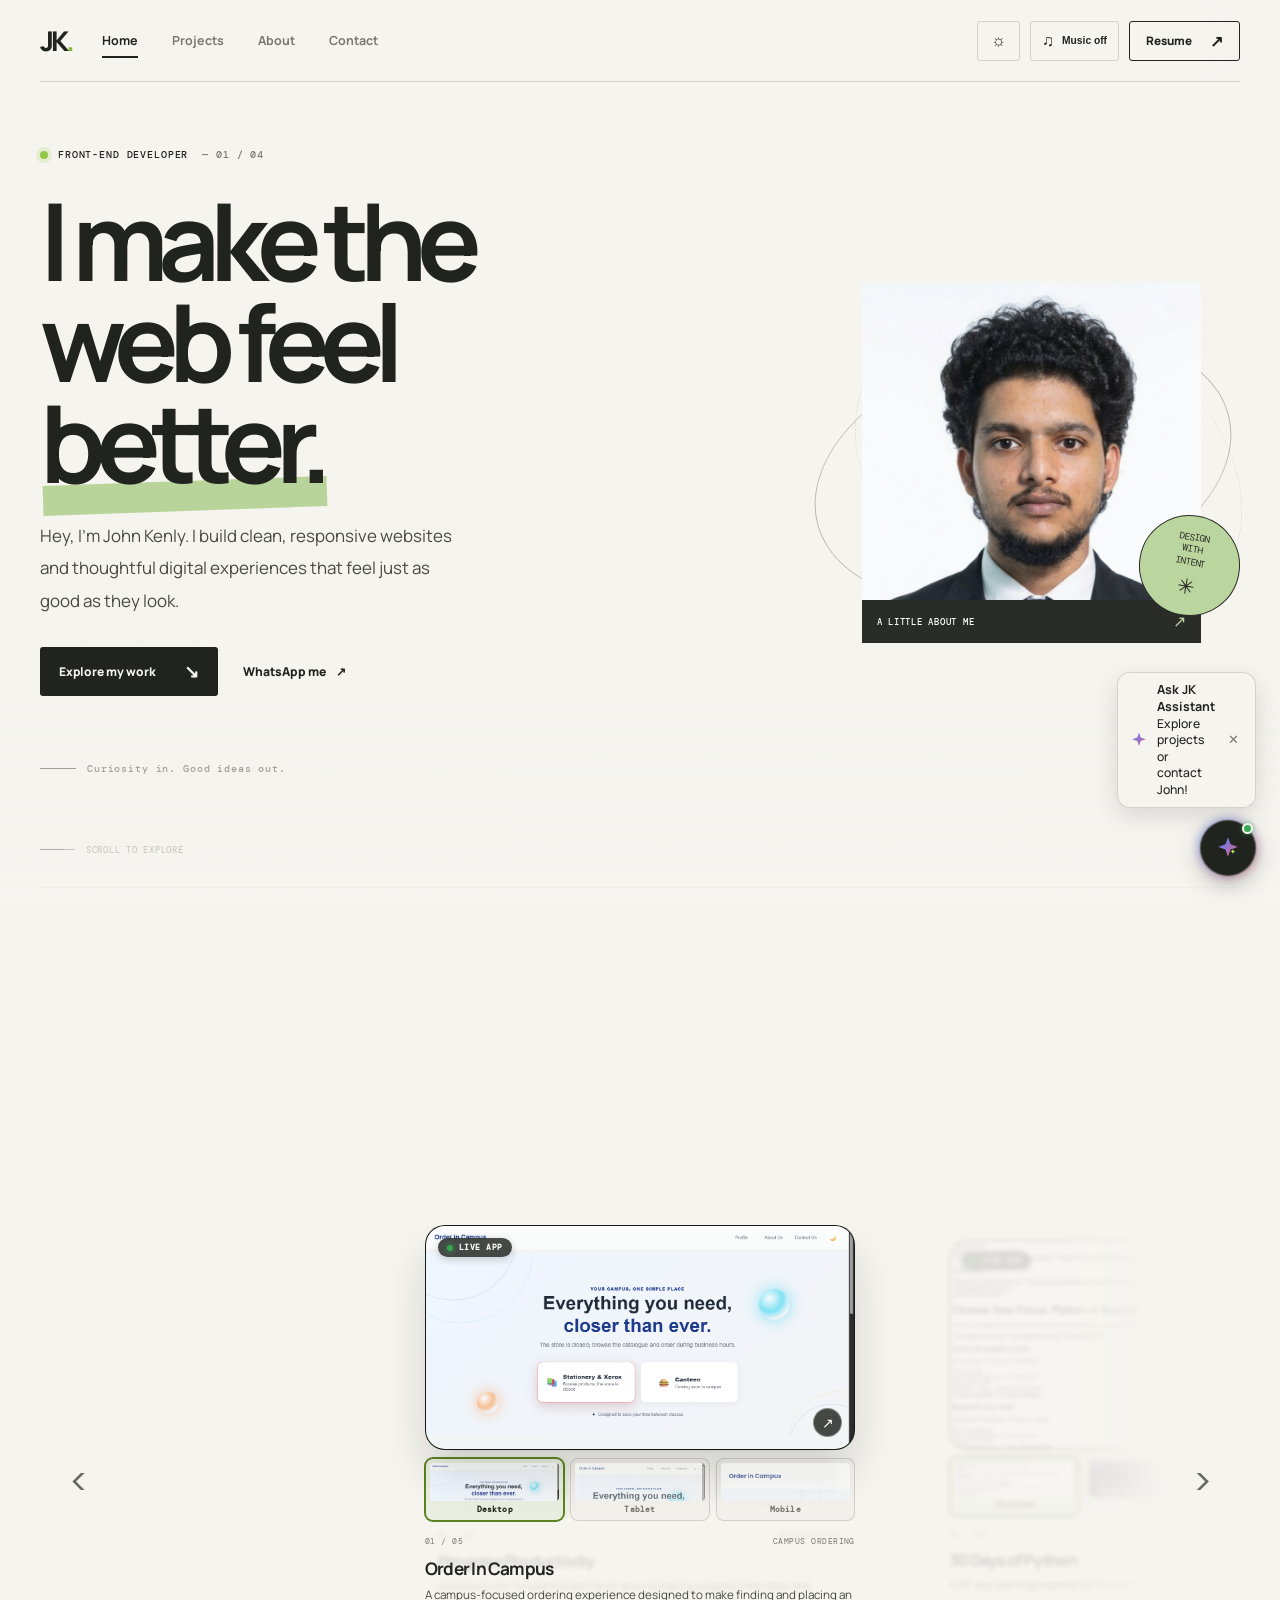
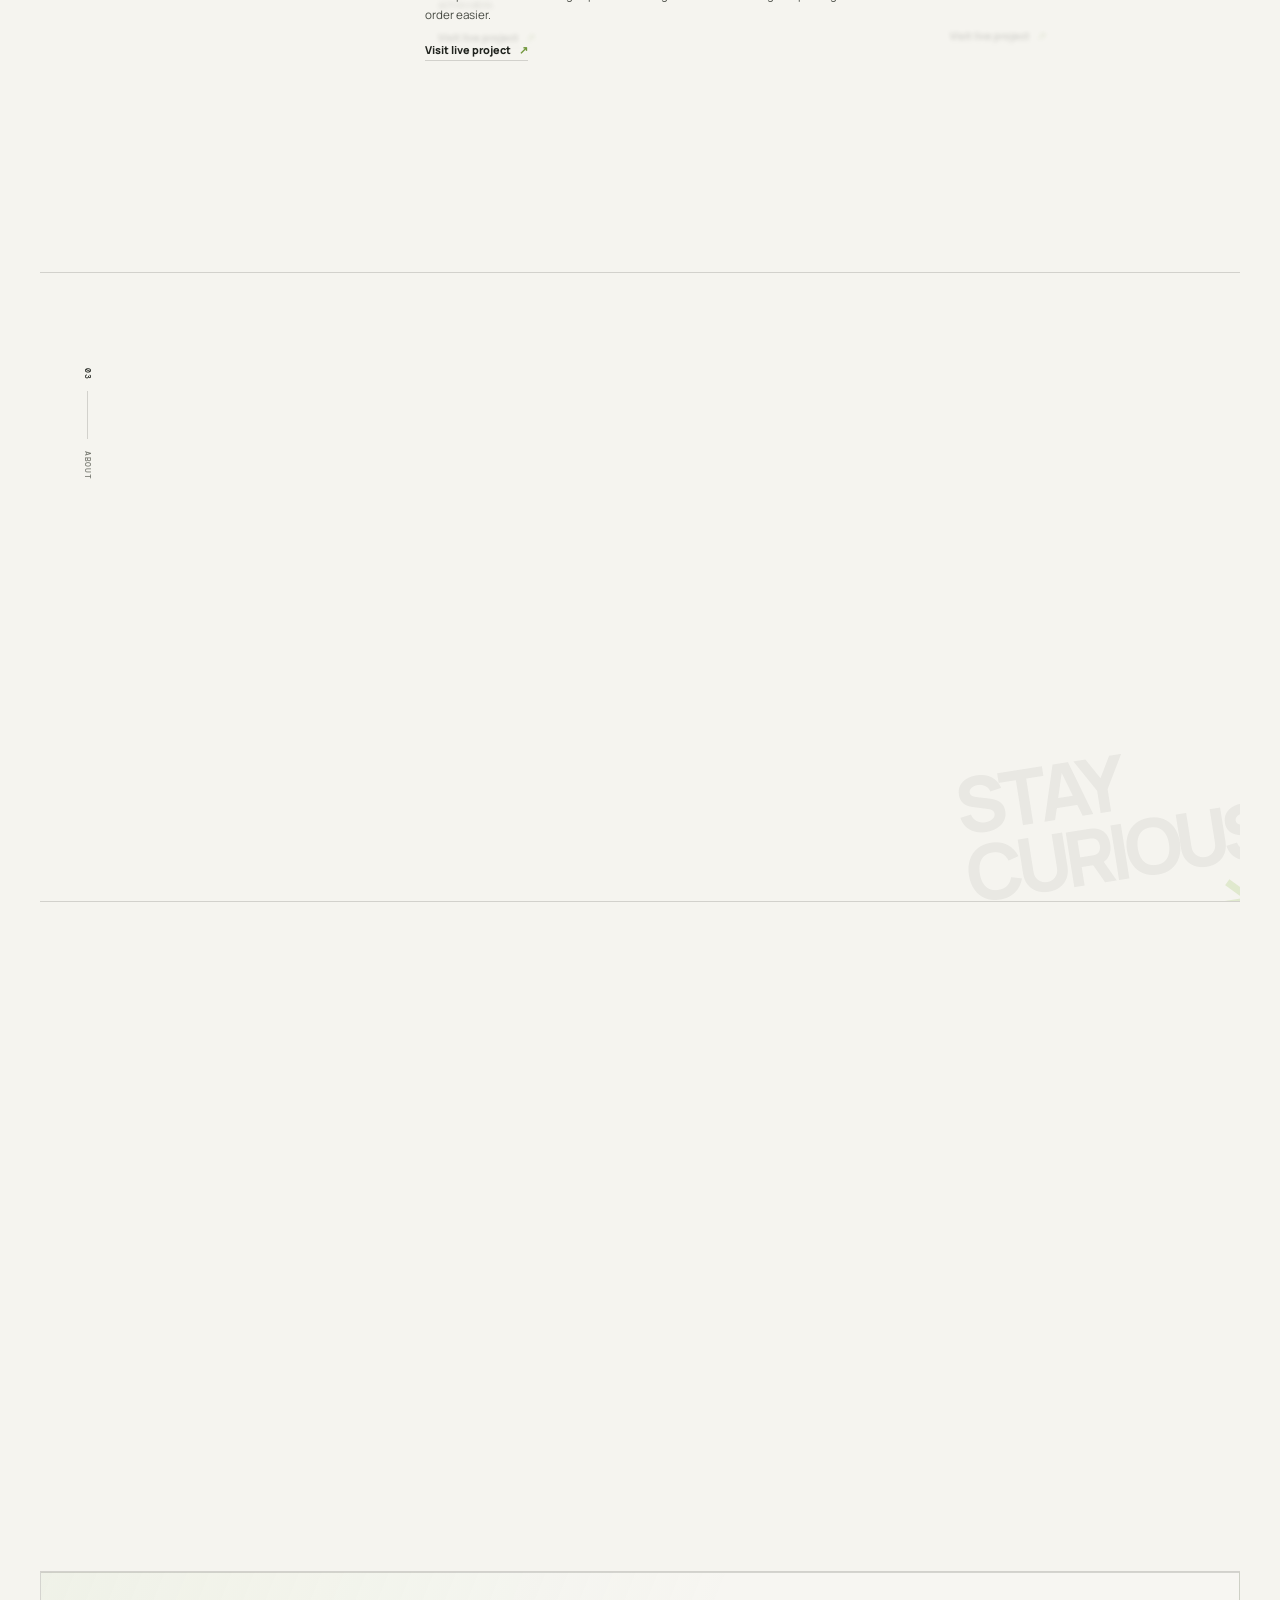
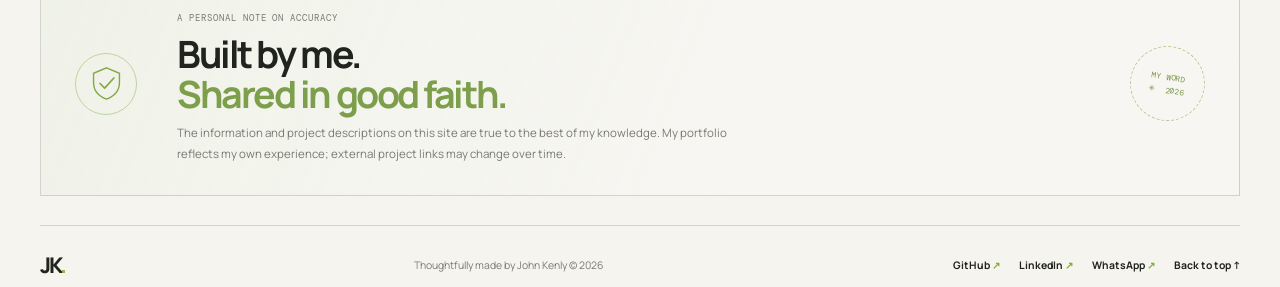
<file: index.html>
<!DOCTYPE html>
<html lang="en">
<head>
  <meta charset="UTF-8">
  <meta name="viewport" content="width=device-width, initial-scale=1">
  <meta name="theme-color" content="#f5f4ef">
  <meta name="description" content="John Kenly is a front-end developer creating thoughtful, responsive digital experiences.">
  <meta http-equiv="refresh" content="0; url=html/">
  <link rel="icon" type="image/png" href="../assets/favicon.png">
  <title>John Kenly — Front-end Developer</title>
  <link rel="preconnect" href="https://fonts.googleapis.com">
  <link rel="preconnect" href="https://fonts.gstatic.com" crossorigin>
  <link href="https://fonts.googleapis.com/css2?family=DM+Mono:wght@400;500&family=Manrope:wght@400;500;600;700;800&display=swap" rel="stylesheet">
  <link rel="stylesheet" href="../css/style.css">
  <link rel="stylesheet" href="../css/chatbot.css">
  <script src="../js/script.js" defer></script>
  <script src="../js/chatbot.js" defer></script>
</head>
<body>
  <div class="scroll-progress" aria-hidden="true"></div>
  <div class="mobile-bottom-shade" aria-hidden="true"></div>
  <div class="site-shell">
    <header class="site-header">
      <a class="wordmark" href="#home" aria-label="John Kenly, home">JK<span>.</span></a>

      <button class="menu-toggle" type="button" aria-expanded="false" aria-controls="site-nav" aria-label="Open navigation">
        <span></span>
        <span></span>
      </button>

      <div class="header-menu" id="site-menu">
        <nav class="site-nav" id="site-nav" aria-label="Main navigation">
          <a class="nav-link is-active" href="#home">Home</a>
          <a class="nav-link" href="#work">Projects</a>
          <a class="nav-link" href="#about">About</a>
          <a class="nav-link" href="#contact">Contact</a>
        </nav>
        <div class="menu-actions">
          <button class="theme-toggle" type="button" aria-label="Switch to dark theme" aria-pressed="false" title="Switch to dark theme">
            <span class="theme-icon-light" aria-hidden="true">☼</span>
            <span class="theme-icon-dark" aria-hidden="true">☾</span>
            <span class="theme-toggle-label">Dark theme</span>
          </button>
          <button class="audio-toggle" type="button" aria-label="Turn inspirational music on" aria-pressed="false" title="Turn inspirational music on">
            <span class="audio-icon" aria-hidden="true">♫</span>
            <span class="audio-toggle-label">Inspire sound off</span>
          </button>
          <a class="header-cta menu-resume" href="../pdfs/myResume.pdf" target="_blank" rel="noopener noreferrer">
            Resume <span aria-hidden="true">↗</span>
          </a>
        </div>
      </div>
    </header>

    <main>
      <section class="hero section-wrap" id="home" aria-labelledby="hero-title">
        <div class="hero-copy">
          <p class="eyebrow"><span class="status-dot"></span> FRONT-END DEVELOPER <span class="eyebrow-index">— 01 / 04</span></p>
          <h1 id="hero-title">I make the<br>web feel <span class="highlight">better.</span></h1>
          <p class="hero-description">Hey, I’m John Kenly. I build clean, responsive websites and thoughtful digital experiences that feel just as good as they look.</p>
          <div class="hero-actions">
            <a class="button button-primary" href="#work">Explore my work <span aria-hidden="true">↘</span></a>
            <a class="text-link" href="https://wa.me/6281734254?text=Hi%20John%2C%20I%20found%20your%20portfolio" target="_blank" rel="noopener noreferrer">WhatsApp me <span aria-hidden="true">↗</span></a>
          </div>
          <div class="hero-note">
            <span class="note-line" aria-hidden="true"></span>
            <span>Curiosity in. Good ideas out.</span>
          </div>
        </div>

        <div class="hero-visual" aria-label="Portrait of John Kenly">
          <div class="portrait-frame">
            <img class="portrait" src="../imges/img-m.jpg" alt="John Kenly in a dark suit" width="800" height="800" fetchpriority="high">
            <span class="portrait-tag">A LITTLE ABOUT ME <span aria-hidden="true">↗</span></span>
          </div>
          <div class="orbit orbit-one" aria-hidden="true"></div>
          <div class="orbit orbit-two" aria-hidden="true"></div>
          <div class="visual-sticker" aria-hidden="true"><span>DESIGN<br>WITH<br>INTENT</span><span class="sticker-star">✳</span></div>
          <span class="visual-coordinate" aria-hidden="true">15°30' N&nbsp; 80°03' E</span>
        </div>

        <a class="scroll-cue" href="#work"><span class="scroll-cue-line"></span> SCROLL TO EXPLORE</a>
      </section>

      <section class="work section-wrap" id="work" aria-labelledby="work-title">
        <div class="section-heading" data-reveal>
          <div>
            <p class="eyebrow">INDEPENDENTLY BUILT, MADE FOR REAL LIFE <span class="eyebrow-index">— 02 / 04</span></p>
            <h2 id="work-title">Real problems.<br><span class="heading-muted">Things I built.</span></h2>
          </div>
          <p class="section-aside">Five independent projects designed and built by me to make everyday experiences a little more useful.</p>
        </div>

        <div class="project-grid">
          <article class="project-card project-card-campus" data-reveal>
            <a class="project-visual visual-campus" href="https://www.orderincampus.live/" target="_blank" rel="noopener noreferrer" aria-label="Visit Order In Campus">
              <span class="visual-label">CAMPUS, MADE SIMPLER</span>
              <span class="visual-campus-name">order<span>in</span>campus.</span>
              <span class="visual-campus-menu"><i></i><i></i><i></i></span>
              <span class="visual-open" aria-hidden="true">↗</span>
            </a>
            <div class="project-meta"><span>01 / 05</span><span>CAMPUS ORDERING</span></div>
            <h3>Order In Campus</h3>
            <p>A campus-focused ordering experience designed to make finding and placing an order easier.</p>
            <a class="project-link" href="https://www.orderincampus.live/" target="_blank" rel="noopener noreferrer">Visit live project <span aria-hidden="true">↗</span></a>
          </article>

          <article class="project-card project-card-svara" data-reveal>
            <a class="project-visual visual-svara" href="https://mi-svara.ai.studio/" target="_blank" rel="noopener noreferrer" aria-label="Visit Mi-Svara">
              <span class="visual-label">FIND YOUR RHYTHM</span>
              <span class="visual-svara-mark" aria-hidden="true"><i></i><i></i><i></i><i></i><i></i><i></i><i></i></span>
              <span class="visual-svara-name">mi-svara<span>♪</span></span>
              <span class="visual-open" aria-hidden="true">↗</span>
            </a>
            <div class="project-meta"><span>02 / 05</span><span>MUSIC LEARNING</span></div>
            <h3>Mi-Svara</h3>
            <p>A mobile music-learning platform that brings musical practice and learning into one experience.</p>
            <a class="project-link" href="https://mi-svara.ai.studio/" target="_blank" rel="noopener noreferrer">Visit live project <span aria-hidden="true">↗</span></a>
          </article>

          <article class="project-card project-card-python" data-reveal>
            <a class="project-visual visual-python" href="https://30-days-python.vercel.app/" target="_blank" rel="noopener noreferrer" aria-label="Visit 30 Days of Python">
              <span class="visual-label">A LITTLE PYTHON, EVERY DAY</span>
              <span class="visual-python-code" aria-hidden="true"><span>&gt;&gt;&gt;</span> <span>learn</span><span>(</span><span>"python"</span><span>)</span></span>
              <span class="visual-python-days">30 days<span>.</span></span>
              <span class="visual-open" aria-hidden="true">↗</span>
            </a>
            <div class="project-meta"><span>03 / 05</span><span>LEARNING</span></div>
            <h3>30 Days of Python</h3>
            <p>A 30-day learning experience for building Python knowledge one step at a time.</p>
            <a class="project-link" href="https://30-days-python.vercel.app/" target="_blank" rel="noopener noreferrer">Visit live project <span aria-hidden="true">↗</span></a>
          </article>

          <article class="project-card project-card-progress" data-reveal>
            <a class="project-visual visual-progress" href="https://progress-productivity.vercel.app/index.html" target="_blank" rel="noopener noreferrer" aria-label="Visit Progress Productivity">
              <span class="visual-label">MAKE PROGRESS VISIBLE</span>
              <span class="visual-progress-title">one thing<br>at a time<span>.</span></span>
              <span class="visual-progress-bars" aria-hidden="true"><i></i><i></i><i></i><i></i></span>
              <span class="visual-open" aria-hidden="true">↗</span>
            </a>
            <div class="project-meta"><span>04 / 05</span><span>PRODUCTIVITY</span></div>
            <h3>Progress Productivity</h3>
            <p>A productivity-focused project built around making progress feel clear and achievable.</p>
            <a class="project-link" href="https://progress-productivity.vercel.app/index.html" target="_blank" rel="noopener noreferrer">Visit live project <span aria-hidden="true">↗</span></a>
          </article>

          <article class="project-card project-card-fitness" data-reveal>
            <a class="project-visual visual-fitness" href="https://fitness-app-ashy-xi.vercel.app/" target="_blank" rel="noopener noreferrer" aria-label="Visit FitGuide AI">
              <span class="visual-label">MOVE WELL. FEEL GOOD.</span>
              <span class="visual-fitness-title">your pace.<br>your progress.</span>
              <span class="visual-fitness-stamp" aria-hidden="true">FIT<br>GUIDE<br><span>✳</span></span>
              <span class="visual-open" aria-hidden="true">↗</span>
            </a>
            <div class="project-meta"><span>05 / 05</span><span>FITNESS &amp; WELLNESS</span></div>
            <h3>FitGuide AI</h3>
            <p>A wellness experience with personalized home workouts, yoga, and nutrition guidance.</p>
            <a class="project-link" href="https://fitness-app-ashy-xi.vercel.app/" target="_blank" rel="noopener noreferrer">Visit live project <span aria-hidden="true">↗</span></a>
          </article>
        </div>
      </section>

      <section class="about section-wrap" id="about" aria-labelledby="about-title">
        <div class="about-marker" aria-hidden="true"><span>03</span><span class="marker-rule"></span><span>ABOUT</span></div>
        <div class="about-content" data-reveal>
          <p class="eyebrow">THE PERSON BEHIND THE PIXELS <span class="eyebrow-index">— 03 / 04</span></p>
          <h2 id="about-title">Hi, I’m John.<br><span class="heading-muted">I like making things work beautifully.</span></h2>
          <div class="about-columns">
            <p>I’m a front-end developer who enjoys turning ideas into straightforward, welcoming web experiences. I care about accessible markup, clean interfaces, and code that’s easy to live with.</p>
            <p>My favorite part is bringing the small details together: a layout that feels natural, an animation with a purpose, and a site that works just as well on a phone.</p>
          </div>
          <div class="toolkit">
            <span class="toolkit-label">MY TOOLKIT</span>
            <ul class="tool-list" aria-label="Technologies and tools">
              <li>HTML</li><li>CSS / Sass</li><li>JavaScript</li><li>React</li><li>Git</li><li>Responsive design</li>
            </ul>
          </div>
        </div>
        <div class="about-decoration" aria-hidden="true"><span>STAY</span><span>CURIOUS</span><span>✳</span></div>
      </section>

      <section class="contact section-wrap" id="contact" aria-labelledby="contact-title">
        <div class="contact-panel" data-reveal>
          <div class="contact-topline"><span>HAVE A GOOD ONE IN MIND?</span><span>04 — 04</span></div>
          <h2 id="contact-title">Let’s make<br><span>something matter.</span></h2>
          <a class="contact-email" href="mailto:johnkenlykati@gmail.com">johnkenlykati@gmail.com <span aria-hidden="true">↗</span></a>
          <div class="contact-bottom">
            <p>Have an idea, an opportunity, or just want to say hello? My inbox is open.</p>
            <div class="contact-actions">
              <a class="button button-light" href="https://wa.me/6281734254?text=Hi%20John%2C%20I%20found%20your%20portfolio" target="_blank" rel="noopener noreferrer">Chat on WhatsApp <span aria-hidden="true">↗</span></a>
              <a class="button button-outline-light" href="https://linkedin.com/in/mrjohnkenly" target="_blank" rel="noopener noreferrer">Connect on LinkedIn <span aria-hidden="true">↗</span></a>
            </div>
          </div>
          <span class="contact-star" aria-hidden="true">✳</span>
        </div>
      </section>
    </main>

    <footer class="site-footer">
      <section class="footer-declaration" aria-labelledby="declaration-title">
        <div class="declaration-mark" aria-hidden="true">
          <svg viewBox="0 0 40 40" fill="none">
            <path d="M20 3 34 9v10c0 9-6 15-14 18C12 34 6 28 6 19V9l14-6Z" stroke="currentColor" stroke-width="1.5"/>
            <path d="m13 20 5 5 10-11" stroke="currentColor" stroke-width="1.8" stroke-linecap="round" stroke-linejoin="round"/>
          </svg>
        </div>
        <div class="declaration-copy">
          <span class="declaration-label">A PERSONAL NOTE ON ACCURACY</span>
          <h2 id="declaration-title">Built by me.<br><span>Shared in good faith.</span></h2>
          <p>The information and project descriptions on this site are true to the best of my knowledge. My portfolio reflects my own experience; external project links may change over time.</p>
        </div>
        <span class="declaration-stamp" aria-hidden="true">MY WORD<br>✳&nbsp; 2026</span>
      </section>
      <div class="footer-bottom">
        <a class="footer-mark" href="#home">JK<span>.</span></a>
        <p>Thoughtfully made by John Kenly <span aria-hidden="true">©</span> <span id="year">2026</span></p>
        <div class="footer-links">
          <a href="https://github.com/mrjohnkenly" target="_blank" rel="noopener noreferrer">GitHub <span aria-hidden="true">↗</span></a>
          <a href="https://linkedin.com/in/mrjohnkenly" target="_blank" rel="noopener noreferrer">LinkedIn <span aria-hidden="true">↗</span></a>
          <a href="https://wa.me/6281734254" target="_blank" rel="noopener noreferrer">WhatsApp <span aria-hidden="true">↗</span></a>
          <a href="#home">Back to top ↑</a>
        </div>
      </div>
    </footer>
  </div>

  <div class="custom-cursor" aria-hidden="true">
    <span class="cursor-ring"></span>
    <span class="cursor-dot"></span>
    <span class="cursor-label">MOVE</span>
  </div>
</body>
</html>
</file>
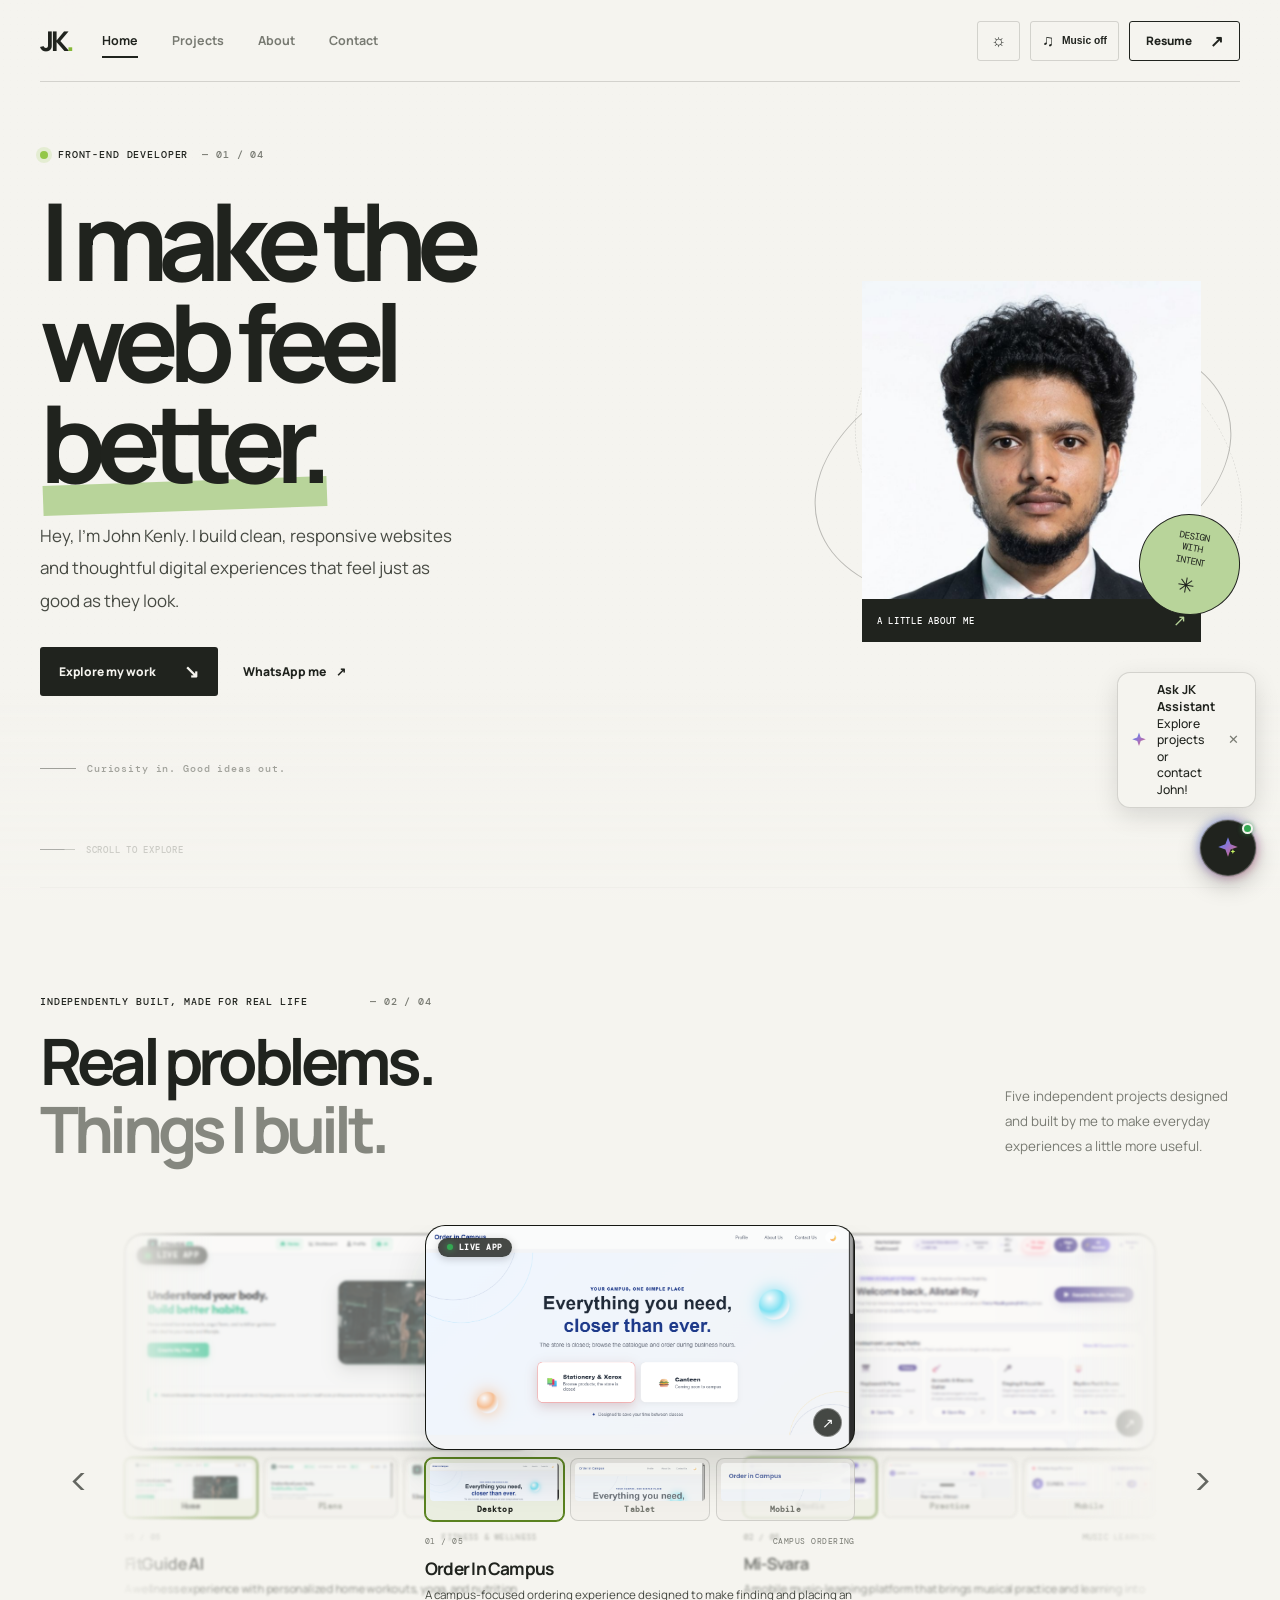
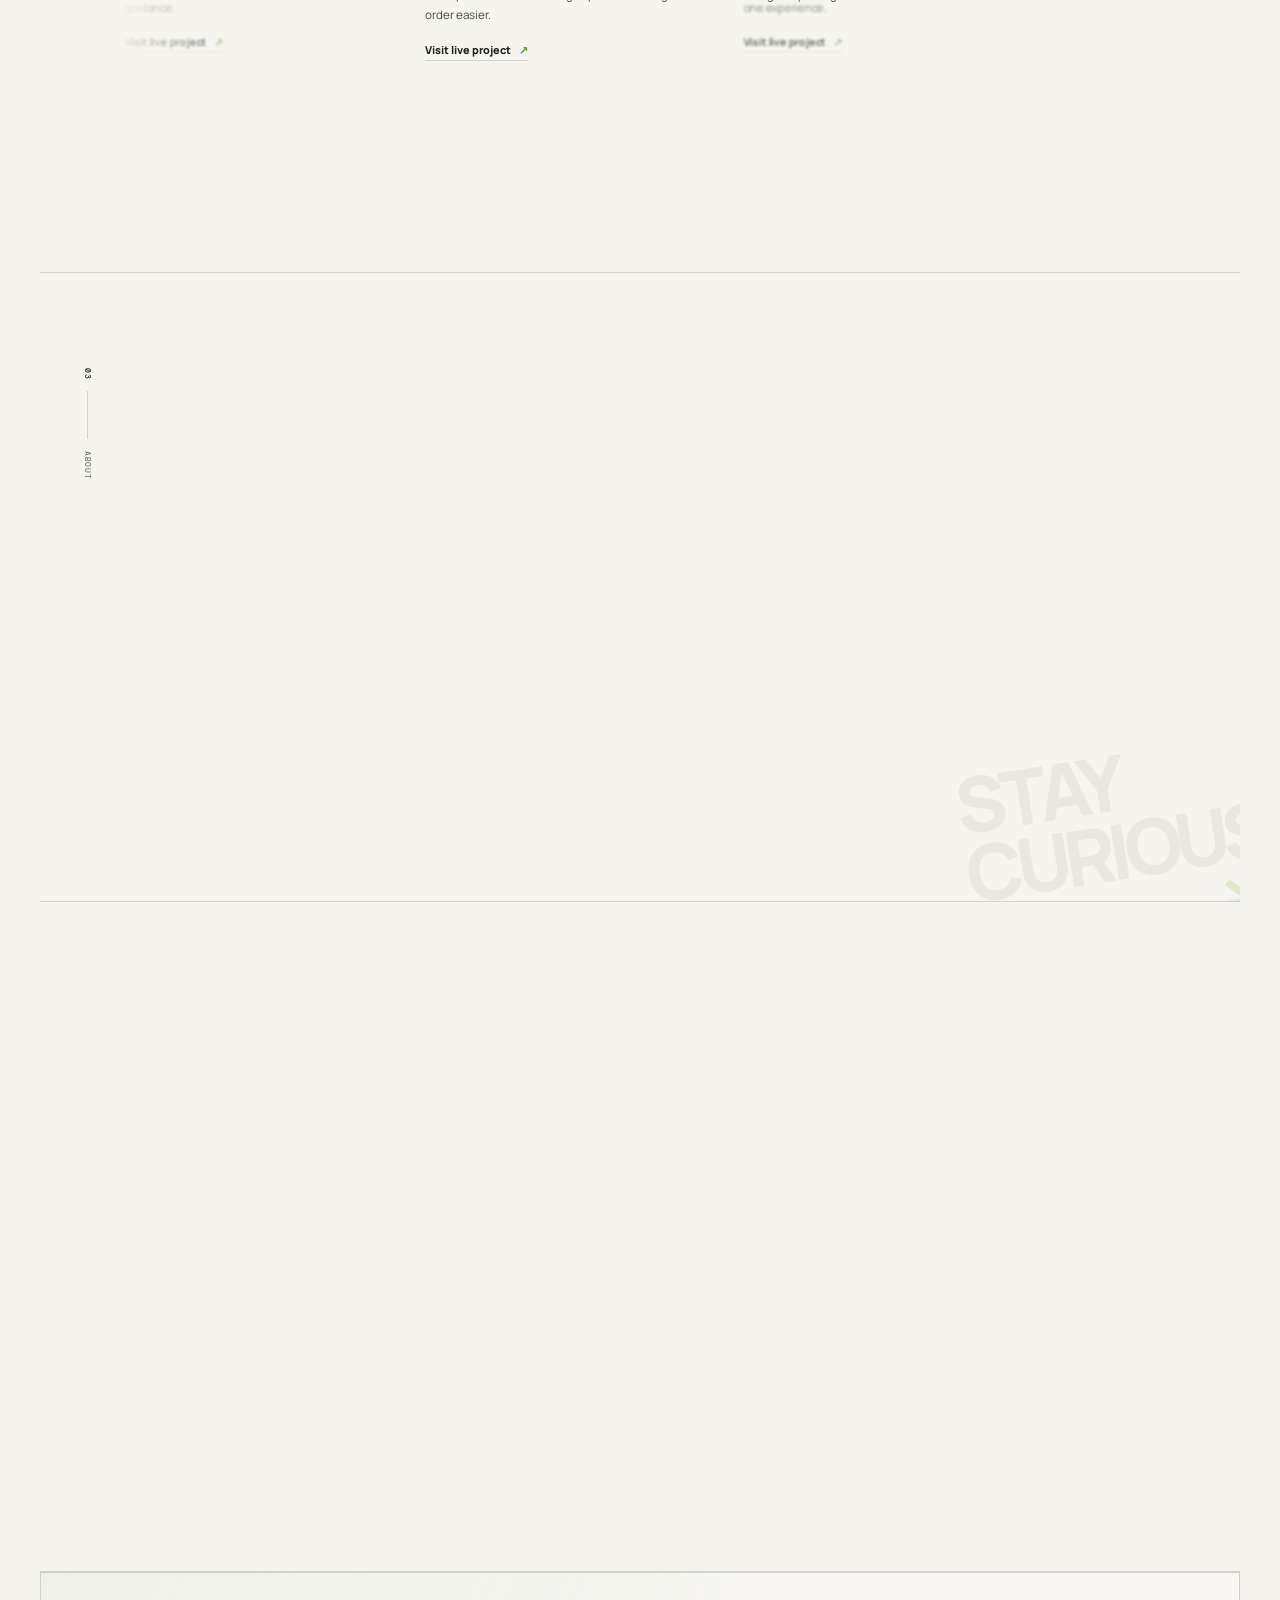
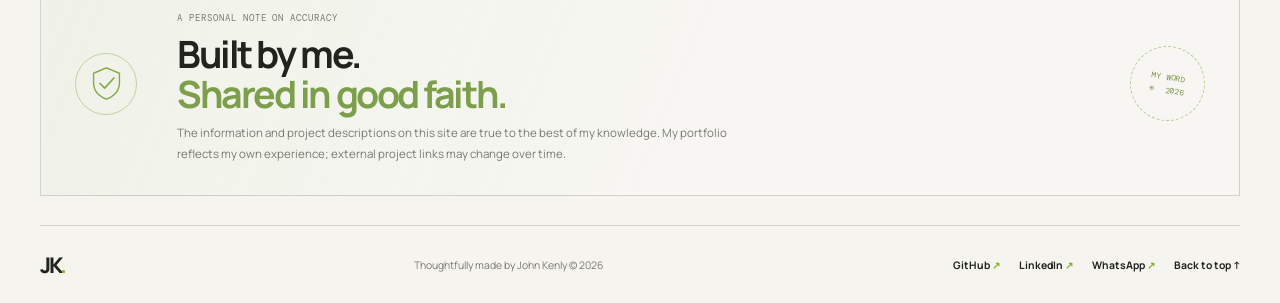
<file: html/index.html>
<!DOCTYPE html>
<html lang="en">
<head>
  <meta charset="UTF-8">
  <meta name="viewport" content="width=device-width, initial-scale=1">
  <meta name="theme-color" content="#f5f4ef">
  <meta name="description" content="John Kenly is a front-end developer creating thoughtful, responsive digital experiences.">
  <link rel="icon" type="image/png" href="../assets/favicon.png">
  <title>John Kenly — Front-end Developer</title>
  <link rel="preconnect" href="https://fonts.googleapis.com">
  <link rel="preconnect" href="https://fonts.gstatic.com" crossorigin>
  <link href="https://fonts.googleapis.com/css2?family=DM+Mono:wght@400;500&family=Manrope:wght@400;500;600;700;800&display=swap" rel="stylesheet">
  <link rel="stylesheet" href="../css/style.css">
  <link rel="stylesheet" href="../css/chatbot.css">
  <script src="../js/script.js" defer></script>
  <script src="../js/chatbot.js" defer></script>
</head>
<body>
  <div class="scroll-progress" aria-hidden="true"></div>
  <div class="mobile-bottom-shade" aria-hidden="true"></div>
  <div class="site-shell">
    <header class="site-header">
      <a class="wordmark" href="#home" aria-label="John Kenly, home">JK<span>.</span></a>

      <button class="menu-toggle" type="button" aria-expanded="false" aria-controls="site-nav" aria-label="Open navigation">
        <span></span>
        <span></span>
      </button>

      <div class="header-menu" id="site-menu">
        <nav class="site-nav" id="site-nav" aria-label="Main navigation">
          <a class="nav-link is-active" href="#home">Home</a>
          <a class="nav-link" href="#work">Projects</a>
          <a class="nav-link" href="#about">About</a>
          <a class="nav-link" href="#contact">Contact</a>
        </nav>
        <div class="menu-actions">
          <button class="theme-toggle" type="button" aria-label="Switch to dark theme" aria-pressed="false" title="Switch to dark theme">
            <span class="theme-icon-light" aria-hidden="true">☼</span>
            <span class="theme-icon-dark" aria-hidden="true">☾</span>
            <span class="theme-toggle-label">Dark theme</span>
          </button>
          <button class="audio-toggle" type="button" aria-label="Turn original ambient music on" aria-pressed="false" title="Turn original ambient music on">
            <span class="audio-icon" aria-hidden="true">♫</span>
            <span class="audio-toggle-label">Music off</span>
          </button>
          <a class="header-cta menu-resume" href="../pdfs/myResume.pdf" target="_blank" rel="noopener noreferrer">
            Resume <span aria-hidden="true">↗</span>
          </a>
        </div>
      </div>
    </header>

    <main>
      <section class="hero section-wrap" id="home" aria-labelledby="hero-title">
        <div class="hero-copy">
          <p class="eyebrow"><span class="status-dot"></span> FRONT-END DEVELOPER <span class="eyebrow-index">— 01 / 04</span></p>
          <h1 id="hero-title">I make the<br>web feel <span class="highlight">better.</span></h1>
          <p class="hero-description">Hey, I’m John Kenly. I build clean, responsive websites and thoughtful digital experiences that feel just as good as they look.</p>
          <div class="hero-actions">
            <a class="button button-primary" href="#work">Explore my work <span aria-hidden="true">↘</span></a>
            <a class="text-link" href="https://wa.me/6281734254?text=Hi%20John%2C%20I%20found%20your%20portfolio" target="_blank" rel="noopener noreferrer">WhatsApp me <span aria-hidden="true">↗</span></a>
          </div>
          <div class="hero-note">
            <span class="note-line" aria-hidden="true"></span>
            <span>Curiosity in. Good ideas out.</span>
          </div>
        </div>

        <div class="hero-visual" aria-label="Portrait of John Kenly">
          <div class="portrait-frame">
            <img class="portrait" src="../imges/img-m.jpg" alt="John Kenly in a dark suit" width="800" height="800" fetchpriority="high">
            <span class="portrait-tag">A LITTLE ABOUT ME <span aria-hidden="true">↗</span></span>
          </div>
          <div class="orbit orbit-one" aria-hidden="true"></div>
          <div class="orbit orbit-two" aria-hidden="true"></div>
          <div class="visual-sticker" aria-hidden="true"><span>DESIGN<br>WITH<br>INTENT</span><span class="sticker-star">✳</span></div>
          <span class="visual-coordinate" aria-hidden="true">15°30' N&nbsp; 80°03' E</span>
        </div>

        <a class="scroll-cue" href="#work"><span class="scroll-cue-line"></span> SCROLL TO EXPLORE</a>
      </section>

      <section class="work section-wrap" id="work" aria-labelledby="work-title">
        <div class="section-heading" data-reveal>
          <div>
            <p class="eyebrow">INDEPENDENTLY BUILT, MADE FOR REAL LIFE <span class="eyebrow-index">— 02 / 04</span></p>
            <h2 id="work-title">Real problems.<br><span class="heading-muted">Things I built.</span></h2>
          </div>
          <p class="section-aside">Five independent projects designed and built by me to make everyday experiences a little more useful.</p>
        </div>

        <div class="project-showcase" aria-label="Project showcase carousel">
          <button class="project-nav project-nav-prev" type="button" aria-label="Previous project">&lt;</button>
          <div class="project-grid">
            <article class="project-card project-card-campus" data-reveal>
              <div class="project-gallery" data-gallery="campus">
                <a class="project-visual visual-has-image" href="https://www.orderincampus.live/" target="_blank" rel="noopener noreferrer" aria-label="Visit live Order In Campus">
                  <img class="gallery-main-img" src="../imges/projects/campus-1.png" alt="Order In Campus live desktop preview" width="1280" height="800" loading="lazy">
                  <span class="live-badge"><span class="badge-dot"></span> LIVE APP</span>
                  <span class="visual-open" aria-hidden="true">↗</span>
                </a>
                <div class="project-thumb-strip" role="tablist" aria-label="Order In Campus previews">
                  <button type="button" class="thumb-btn is-active" data-src="../imges/projects/campus-1.png" aria-label="Desktop preview" title="Desktop preview">
                    <img src="../imges/projects/campus-1.png" alt="Order In Campus Desktop" loading="lazy">
                    <span>Desktop</span>
                  </button>
                  <button type="button" class="thumb-btn" data-src="../imges/projects/campus-2.png" aria-label="Tablet preview" title="Tablet preview">
                    <img src="../imges/projects/campus-2.png" alt="Order In Campus Tablet" loading="lazy">
                    <span>Tablet</span>
                  </button>
                  <button type="button" class="thumb-btn" data-src="../imges/projects/campus-3.png" aria-label="Mobile preview" title="Mobile preview">
                    <img src="../imges/projects/campus-3.png" alt="Order In Campus Mobile" loading="lazy">
                    <span>Mobile</span>
                  </button>
                </div>
              </div>
              <div class="project-meta"><span>01 / 05</span><span>CAMPUS ORDERING</span></div>
              <h3>Order In Campus</h3>
              <p>A campus-focused ordering experience designed to make finding and placing an order easier.</p>
              <a class="project-link" href="https://www.orderincampus.live/" target="_blank" rel="noopener noreferrer">Visit live project <span aria-hidden="true">↗</span></a>
            </article>

            <article class="project-card project-card-svara" data-reveal>
              <div class="project-gallery" data-gallery="svara">
                <a class="project-visual visual-has-image" href="https://mi-svara.ai.studio/" target="_blank" rel="noopener noreferrer" aria-label="Visit live Mi-Svara">
                  <img class="gallery-main-img" src="../imges/projects/svara-1.png" alt="Mi-Svara live studio preview" width="1280" height="800" loading="lazy">
                  <span class="live-badge"><span class="badge-dot"></span> LIVE APP</span>
                  <span class="visual-open" aria-hidden="true">↗</span>
                </a>
                <div class="project-thumb-strip" role="tablist" aria-label="Mi-Svara previews">
                  <button type="button" class="thumb-btn is-active" data-src="../imges/projects/svara-1.png" aria-label="Studio preview" title="Studio preview">
                    <img src="../imges/projects/svara-1.png" alt="Mi-Svara Studio" loading="lazy">
                    <span>Studio</span>
                  </button>
                  <button type="button" class="thumb-btn" data-src="../imges/projects/svara-2.png" aria-label="Practice hub" title="Practice hub">
                    <img src="../imges/projects/svara-2.png" alt="Mi-Svara Practice" loading="lazy">
                    <span>Practice</span>
                  </button>
                  <button type="button" class="thumb-btn" data-src="../imges/projects/svara-3.png" aria-label="Mobile preview" title="Mobile preview">
                    <img src="../imges/projects/svara-3.png" alt="Mi-Svara Mobile" loading="lazy">
                    <span>Mobile</span>
                  </button>
                </div>
              </div>
              <div class="project-meta"><span>02 / 05</span><span>MUSIC LEARNING</span></div>
              <h3>Mi-Svara</h3>
              <p>A mobile music-learning platform that brings musical practice and learning into one experience.</p>
              <a class="project-link" href="https://mi-svara.ai.studio/" target="_blank" rel="noopener noreferrer">Visit live project <span aria-hidden="true">↗</span></a>
            </article>

            <article class="project-card project-card-python" data-reveal>
              <div class="project-gallery" data-gallery="python">
                <a class="project-visual visual-has-image" href="https://30-days-python.vercel.app/" target="_blank" rel="noopener noreferrer" aria-label="Visit live 30 Days of Python">
                  <img class="gallery-main-img" src="../imges/projects/python-1.png" alt="30 Days of Python live hub preview" width="1280" height="800" loading="lazy">
                  <span class="live-badge"><span class="badge-dot"></span> LIVE APP</span>
                  <span class="visual-open" aria-hidden="true">↗</span>
                </a>
                <div class="project-thumb-strip" role="tablist" aria-label="30 Days of Python previews">
                  <button type="button" class="thumb-btn is-active" data-src="../imges/projects/python-1.png" aria-label="Hub preview" title="Hub preview">
                    <img src="../imges/projects/python-1.png" alt="Python Hub" loading="lazy">
                    <span>Platform</span>
                  </button>
                  <button type="button" class="thumb-btn" data-src="../imges/projects/python-2.png" aria-label="Tracks preview" title="Tracks preview">
                    <img src="../imges/projects/python-2.png" alt="Python Tracks" loading="lazy">
                    <span>Tracks</span>
                  </button>
                  <button type="button" class="thumb-btn" data-src="../imges/projects/python-3.png" aria-label="Mobile preview" title="Mobile preview">
                    <img src="../imges/projects/python-3.png" alt="Python Mobile" loading="lazy">
                    <span>Mobile</span>
                  </button>
                </div>
              </div>
              <div class="project-meta"><span>03 / 05</span><span>LEARNING</span></div>
              <h3>30 Days of Python</h3>
              <p>A 30-day learning experience for building Python knowledge one step at a time.</p>
              <a class="project-link" href="https://30-days-python.vercel.app/" target="_blank" rel="noopener noreferrer">Visit live project <span aria-hidden="true">↗</span></a>
            </article>

            <article class="project-card project-card-progress" data-reveal>
              <div class="project-gallery" data-gallery="progress">
                <a class="project-visual visual-has-image" href="https://progress-productivity.vercel.app/index.html" target="_blank" rel="noopener noreferrer" aria-label="Visit live Progress Productivity">
                  <img class="gallery-main-img" src="../imges/projects/progress-1.png" alt="Progress Productivity live preview" width="1280" height="800" loading="lazy">
                  <span class="live-badge"><span class="badge-dot"></span> LIVE APP</span>
                  <span class="visual-open" aria-hidden="true">↗</span>
                </a>
                <div class="project-thumb-strip" role="tablist" aria-label="Progress Productivity previews">
                  <button type="button" class="thumb-btn is-active" data-src="../imges/projects/progress-1.png" aria-label="App preview" title="App preview">
                    <img src="../imges/projects/progress-1.png" alt="Progress App" loading="lazy">
                    <span>App</span>
                  </button>
                  <button type="button" class="thumb-btn" data-src="../imges/projects/progress-2.png" aria-label="Planner preview" title="Planner preview">
                    <img src="../imges/projects/progress-2.png" alt="Progress Planner" loading="lazy">
                    <span>Planner</span>
                  </button>
                  <button type="button" class="thumb-btn" data-src="../imges/projects/progress-3.png" aria-label="Mobile preview" title="Mobile preview">
                    <img src="../imges/projects/progress-3.png" alt="Progress Mobile" loading="lazy">
                    <span>Mobile</span>
                  </button>
                </div>
              </div>
              <div class="project-meta"><span>04 / 05</span><span>PRODUCTIVITY</span></div>
              <h3>Progress Productivity</h3>
              <p>A productivity-focused project built around making progress feel clear and achievable.</p>
              <a class="project-link" href="https://progress-productivity.vercel.app/index.html" target="_blank" rel="noopener noreferrer">Visit live project <span aria-hidden="true">↗</span></a>
            </article>

            <article class="project-card project-card-fitness" data-reveal>
              <div class="project-gallery" data-gallery="fitness">
                <a class="project-visual visual-has-image" href="https://fitness-app-ashy-xi.vercel.app/" target="_blank" rel="noopener noreferrer" aria-label="Visit live FitGuide AI">
                  <img class="gallery-main-img" src="../imges/projects/fitness-1.png" alt="FitGuide AI live hero preview" width="1280" height="800" loading="lazy">
                  <span class="live-badge"><span class="badge-dot"></span> LIVE APP</span>
                  <span class="visual-open" aria-hidden="true">↗</span>
                </a>
                <div class="project-thumb-strip" role="tablist" aria-label="FitGuide AI previews">
                  <button type="button" class="thumb-btn is-active" data-src="../imges/projects/fitness-1.png" aria-label="Home preview" title="Home preview">
                    <img src="../imges/projects/fitness-1.png" alt="FitGuide Home" loading="lazy">
                    <span>Home</span>
                  </button>
                  <button type="button" class="thumb-btn" data-src="../imges/projects/fitness-2.png" aria-label="Plans preview" title="Plans preview">
                    <img src="../imges/projects/fitness-2.png" alt="FitGuide Plans" loading="lazy">
                    <span>Plans</span>
                  </button>
                  <button type="button" class="thumb-btn" data-src="../imges/projects/fitness-3.png" aria-label="Mobile preview" title="Mobile preview">
                    <img src="../imges/projects/fitness-3.png" alt="FitGuide Mobile" loading="lazy">
                    <span>Mobile</span>
                  </button>
                </div>
              </div>
              <div class="project-meta"><span>05 / 05</span><span>FITNESS &amp; WELLNESS</span></div>
              <h3>FitGuide AI</h3>
              <p>A wellness experience with personalized home workouts, yoga, and nutrition guidance.</p>
              <a class="project-link" href="https://fitness-app-ashy-xi.vercel.app/" target="_blank" rel="noopener noreferrer">Visit live project <span aria-hidden="true">↗</span></a>
            </article>
          </div>
          <button class="project-nav project-nav-next" type="button" aria-label="Next project">&gt;</button>
        </div>
      </section>

      <section class="about section-wrap" id="about" aria-labelledby="about-title">
        <div class="about-marker" aria-hidden="true"><span>03</span><span class="marker-rule"></span><span>ABOUT</span></div>
        <div class="about-content" data-reveal>
          <p class="eyebrow">THE PERSON BEHIND THE PIXELS <span class="eyebrow-index">— 03 / 04</span></p>
          <h2 id="about-title">Hi, I’m John.<br><span class="heading-muted">I like making things work beautifully.</span></h2>
          <div class="about-columns">
            <p>I’m a front-end developer who enjoys turning ideas into straightforward, welcoming web experiences. I care about accessible markup, clean interfaces, and code that’s easy to live with.</p>
            <p>My favorite part is bringing the small details together: a layout that feels natural, an animation with a purpose, and a site that works just as well on a phone.</p>
          </div>
          <div class="toolkit">
            <span class="toolkit-label">MY TOOLKIT</span>
            <ul class="tool-list" aria-label="Technologies and tools">
              <li>HTML</li><li>CSS / Sass</li><li>JavaScript</li><li>React</li><li>Git</li><li>Responsive design</li>
            </ul>
          </div>
        </div>
        <div class="about-decoration" aria-hidden="true"><span>STAY</span><span>CURIOUS</span><span>✳</span></div>
      </section>

      <section class="contact section-wrap" id="contact" aria-labelledby="contact-title">
        <div class="contact-panel" data-reveal>
          <div class="contact-topline"><span>HAVE A GOOD ONE IN MIND?</span><span>04 — 04</span></div>
          <h2 id="contact-title">Let’s make<br><span>something matter.</span></h2>
          <a class="contact-email" href="mailto:johnkenlykati@gmail.com">johnkenlykati@gmail.com <span aria-hidden="true">↗</span></a>
          <div class="contact-bottom">
            <p>Have an idea, an opportunity, or just want to say hello? My inbox is open.</p>
            <div class="contact-actions">
              <a class="button button-light" href="https://wa.me/6281734254?text=Hi%20John%2C%20I%20found%20your%20portfolio" target="_blank" rel="noopener noreferrer">Chat on WhatsApp <span aria-hidden="true">↗</span></a>
              <a class="button button-outline-light" href="https://linkedin.com/in/mrjohnkenly" target="_blank" rel="noopener noreferrer">Connect on LinkedIn <span aria-hidden="true">↗</span></a>
            </div>
          </div>
          <span class="contact-star" aria-hidden="true">✳</span>
        </div>
      </section>
    </main>

    <footer class="site-footer">
      <section class="footer-declaration" aria-labelledby="declaration-title">
        <div class="declaration-mark" aria-hidden="true">
          <svg viewBox="0 0 40 40" fill="none">
            <path d="M20 3 34 9v10c0 9-6 15-14 18C12 34 6 28 6 19V9l14-6Z" stroke="currentColor" stroke-width="1.5"/>
            <path d="m13 20 5 5 10-11" stroke="currentColor" stroke-width="1.8" stroke-linecap="round" stroke-linejoin="round"/>
          </svg>
        </div>
        <div class="declaration-copy">
          <span class="declaration-label">A PERSONAL NOTE ON ACCURACY</span>
          <h2 id="declaration-title">Built by me.<br><span>Shared in good faith.</span></h2>
          <p>The information and project descriptions on this site are true to the best of my knowledge. My portfolio reflects my own experience; external project links may change over time.</p>
        </div>
        <span class="declaration-stamp" aria-hidden="true">MY WORD<br>✳&nbsp; 2026</span>
      </section>
      <div class="footer-bottom">
        <a class="footer-mark" href="#home">JK<span>.</span></a>
        <p>Thoughtfully made by John Kenly <span aria-hidden="true">©</span> <span id="year">2026</span></p>
        <div class="footer-links">
          <a href="https://github.com/mrjohnkenly" target="_blank" rel="noopener noreferrer">GitHub <span aria-hidden="true">↗</span></a>
          <a href="https://linkedin.com/in/mrjohnkenly" target="_blank" rel="noopener noreferrer">LinkedIn <span aria-hidden="true">↗</span></a>
          <a href="https://wa.me/6281734254" target="_blank" rel="noopener noreferrer">WhatsApp <span aria-hidden="true">↗</span></a>
          <a href="#home">Back to top ↑</a>
        </div>
      </div>
    </footer>
  </div>

  <div class="custom-cursor" aria-hidden="true">
    <span class="cursor-ring"></span>
    <span class="cursor-dot"></span>
    <span class="cursor-label">MOVE</span>
  </div>
</body>
</html>
</file>
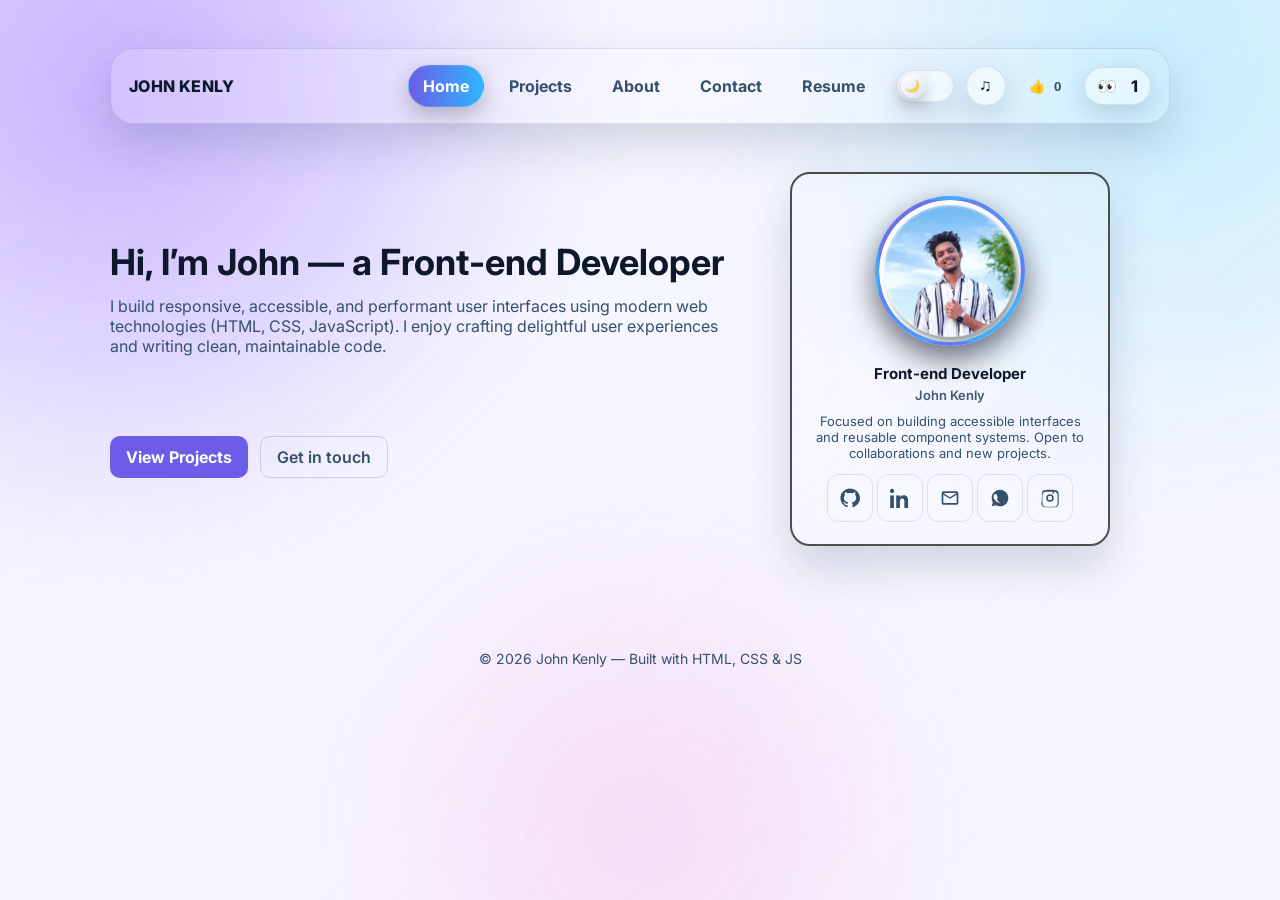
<file: MRJOHNKENLY/index.html>
<!DOCTYPE html>
<html lang="en">
<head>
  <meta charset="UTF-8">
  <meta name="viewport" content="width=device-width, initial-scale=1.0">
  <meta name="description" content="John Kenly — Front-end Developer. Portfolio showcasing responsive UI, projects, and skills.">
  <title>John Kenly — Front-end Developer</title>
  <link rel="preconnect" href="https://fonts.googleapis.com">
  <link rel="preconnect" href="https://fonts.gstatic.com" crossorigin>
  <link href="https://fonts.googleapis.com/css2?family=Inter:wght@300;400;600;700&display=swap" rel="stylesheet">
  <link rel="stylesheet" href="style.css">
</head>
<body class="is-loading">
  <div class="loader-screen" aria-hidden="true">
    <div class="loader-screen__ring"></div>
    <p>Loading your creative space…</p>
  </div>
  <div class="container">
    <header class="site-header">
      <a class="brand" href="#home">JOHN KENLY</a>
      <button class="menu-toggle" type="button" aria-expanded="false" aria-controls="site-nav" aria-label="Toggle navigation">
        <span></span>
        <span></span>
        <span></span>
      </button>
      <div class="header-actions" id="site-nav">
        <nav class="site-nav" aria-label="Main navigation">
          <a class="nav-link" href="#home">Home</a>
          <a class="nav-link" href="#projects">Projects</a>
          <a class="nav-link" href="#about">About</a>
          <a class="nav-link" href="#contact">Contact</a>
          <a class="nav-link" href="/newP/pdfs/myResume.pdf" target="_blank" rel="noopener noreferrer">Resume</a>
        </nav>
        <div class="controls" aria-label="Utility controls">
          <div class="theme-switch" role="switch" aria-label="Theme switch">
            <button class="theme-toggle" type="button" data-theme="dark" aria-pressed="true" title="Switch to light theme">
              <span class="theme-toggle__thumb"></span>
              <span class="theme-toggle__icon">🌙</span>
            </button>
          </div>
          <div class="audio-control">
            <button class="audio-toggle" type="button" aria-pressed="false" title="Start ambient sound">♫</button>
          </div>
          <button class="like-btn" aria-pressed="false" title="Like this portfolio">👍 <span class="like-count">0</span></button>
          <div class="viewers" title="Profile viewers">
            👀<span class="viewer-count" aria-live="polite">0</span>
          </div>
        </div>
      </div>
    </header>

    <main>
      <div class="page-panel active" id="home">
      <section class="hero" aria-labelledby="intro">
        <div class="intro">
          <h1 id="intro">Hi, I’m John — a Front‑end Developer</h1>
          <p class="lead">I build responsive, accessible, and performant user interfaces using modern web technologies (HTML, CSS, JavaScript). I enjoy crafting delightful user experiences and writing clean, maintainable code.</p>
          <br><br><br>
          <div class="cta">
            <a class="btn" href="#projects">View Projects</a>
            <a class="btn ghost" href="#contact">Get in touch</a>
          </div>
        </div>

        <aside class="profile-card" aria-label="Profile summary" style="border: solid 2.5px rgb(78, 78, 78); ">
          <div class="avatar-wrap" aria-hidden="true">
            <div class="avatar" role="img" aria-label="Profile avatar">
              <img src="imges\IMG_20240907_172921_480.jpg" alt="John Kenly — profile photo" class="avatar-img" width="500" height="500" loading="lazy" decoding="async"  onerror="this.onerror=null;this.src='assets/avatar-placeholder.svg'" />
            </div>
          </div>
          <div class="profile-content">
            <div class="role">Front-end Developer</div>
            <div class="profile-name">John Kenly</div>
            <p class="profile-desc">Focused on building accessible interfaces and reusable component systems. Open to collaborations and new projects.</p>

            <div class="socials" aria-label="Social links">
              <a class="social-link" href="https://github.com/mrjohnkenly" target="_blank" rel="noopener noreferrer" aria-label="GitHub"><svg viewBox="0 0 24 24" width="20" height="20" fill="currentColor" aria-hidden="true"><path d="M12 .5C5.65.5.5 5.65.5 12c0 5.09 3.29 9.41 7.86 10.94.58.11.79-.25.79-.56 0-.28-.01-1.02-.02-2-3.2.7-3.88-1.54-3.88-1.54-.53-1.36-1.3-1.72-1.3-1.72-1.06-.73.08-.72.08-.72 1.17.08 1.79 1.2 1.79 1.2 1.04 1.78 2.73 1.27 3.4.97.11-.76.41-1.27.74-1.56-2.55-.29-5.23-1.27-5.23-5.66 0-1.25.45-2.28 1.19-3.08-.12-.29-.52-1.47.11-3.06 0 0 .97-.31 3.18 1.18.92-.26 1.9-.39 2.88-.39.98 0 1.96.13 2.88.39 2.21-1.49 3.18-1.18 3.18-1.18.63 1.59.23 2.77.11 3.06.74.8 1.19 1.83 1.19 3.08 0 4.4-2.68 5.36-5.24 5.64.42.36.8 1.08.8 2.18 0 1.58-.02 2.86-.02 3.25 0 .31.21.68.8.56C20.71 21.41 24 17.09 24 12 24 5.65 18.35.5 12 .5z"></path></svg></a>
              <a class="social-link" href="https://linkedin.com/in/john-kenly-kati" target="_blank" rel="noopener noreferrer" aria-label="LinkedIn"><svg viewBox="0 0 24 24" width="20" height="20" fill="currentColor" aria-hidden="true"><path d="M4.98 3.5C4.98 4.88 3.86 6 2.48 6S0 4.88 0 3.5 1.12 1 2.5 1 4.98 2.12 4.98 3.5zM.22 8.98h4.5V24h-4.5V8.98zm7.5 0h4.32v2.06h.06c.6-1.14 2.06-2.34 4.24-2.34 4.54 0 5.38 2.98 5.38 6.84V24h-4.5v-7.38c0-1.76-.03-4.03-2.46-4.03-2.46 0-2.84 1.92-2.84 3.9V24h-4.5V8.98z"></path></svg></a>
              <a class="social-link" href="mailto:johnkenlykati@gmail.com" target="_blank" rel="noopener noreferrer" aria-label="Email" title="Email"><svg viewBox="0 0 24 24" width="20" height="20" fill="currentColor" aria-hidden="true"><path d="M20 4H4a2 2 0 00-2 2v12a2 2 0 002 2h16a2 2 0 002-2V6a2 2 0 00-2-2zm0 2l-8 5-8-5h16zm0 12H4V8l8 5 8-5v10z"></path></svg></a>
              <a class="social-link" href="https://wa.me/6281734254?text=Hi%20John%2C%20I%20found%20your%20portfolio" target="_blank" rel="noopener noreferrer" aria-label="WhatsApp" title="WhatsApp"><svg viewBox="0 0 24 24" width="20" height="20" fill="currentColor" aria-hidden="true"><path d="M12 2C6.48 2 2 6.48 2 12c0 1.85.5 3.57 1.38 5.06L2 22l5.1-1.33A9.97 9.97 0 0012 22c5.52 0 10-4.48 10-10S17.52 2 12 2zm5.03 14.54c-.32.9-1.86 1.73-2.58 1.84-.69.11-1.54.16-3.7-.59-3.03-1.01-5-3.6-5.17-3.83-.17-.23-1.41-1.82-1.41-3.49 0-1.66.9-2.43 1.22-2.77.32-.34.7-.37.93-.37.24 0 .51 0 .78 0 .26 0 .61-.1.93.73.32.83 1.08 2.85 1.17 3.06.1.2.18.45.04.73-.14.27-.22.43-.4.66-.18.23-.38.5-.53.66-.14.16-.26.28-.05.55.21.27 1.17 1.88 2.52 3.03 1.73 1.48 2.97 1.8 3.36 1.99.4.19 1.02.12 1.39-.49.37-.61.52-1.06.58-1.17.07-.11.03-.24-.09-.37z"></path></svg></a>
              <a class="social-link" href="https://instagram.com/john__the_don__07" target="_blank" rel="noopener noreferrer" aria-label="Instagram"><svg viewBox="0 0 24 24" width="20" height="20" fill="currentColor" aria-hidden="true"><path d="M12 2.2c3.2 0 3.584.012 4.85.07 1.17.055 1.96.24 2.42.4a4.92 4.92 0 011.77 1.02 4.92 4.92 0 011.02 1.77c.16.46.345 1.25.4 2.42.058 1.266.07 1.65.07 4.85s-.012 3.584-.07 4.85c-.055 1.17-.24 1.96-.4 2.42a4.92 4.92 0 01-1.02 1.77 4.92 4.92 0 01-1.77 1.02c-.46.16-1.25.345-2.42.4-1.266.058-1.65.07-4.85.07s-3.584-.012-4.85-.07c-1.17-.055-1.96-.24-2.42-.4a4.92 4.92 0 01-1.77-1.02 4.92 4.92 0 01-1.02-1.77c-.16-.46-.345-1.25-.4-2.42C2.212 15.584 2.2 15.2 2.2 12s.012-3.584.07-4.85c.055-1.17.24-1.96.4-2.42a4.92 4.92 0 011.02-1.77A4.92 4.92 0 015.46 2.67c.46-.16 1.25-.345 2.42-.4C8.416 2.212 8.8 2.2 12 2.2zm0 2.2c-2.98 0-3.333.01-4.507.065-1.07.05-1.65.23-2.04.385-.52.206-.89.452-1.285.848-.396.395-.641.764-.848 1.284-.154.39-.335.97-.385 2.04-.055 1.174-.065 1.526-.065 4.506 0 2.98.01 3.333.065 4.507.05 1.07.23 1.65.385 2.04.206.52.452.89.848 1.285.395.396.764.641 1.284.848.39.154.97.335 2.04.385 1.174.055 1.526.065 4.506.065 2.98 0 3.333-.01 4.507-.065 1.07-.05 1.65-.23 2.04-.385.52-.206.89-.452 1.285-.848.396-.395.641-.764.848-1.284.154-.39.335-.97.385-2.04.055-1.174.065-1.526.065-4.506 0-2.98-.01-3.333-.065-4.507-.05-1.07-.23-1.65-.385-2.04-.206-.52-.452-.89-.848-1.285-.395-.396-.764-.641-1.284-.848-.39-.154-.97-.335-2.04-.385C15.333 4.41 14.98 4.4 12 4.4zm0 3.08a4.52 4.52 0 110 9.04 4.52 4.52 0 010-9.04zm0 1.86a2.66 2.66 0 100 5.32 2.66 2.66 0 000-5.32zm4.9-3.78a1.05 1.05 0 11-2.1 0 1.05 1.05 0 012.1 0z"></path></svg></a>
            </div>
          </div>
        </aside>
      </section><br><br>
      </div>

      <div class="page-panel" id="projects">
      <section aria-labelledby="projects-heading" >
        <h2 id="projects-heading" style="text-align: center; text-decoration: underline;">Featured Projects</h2><br>
        <div class="grid" style="margin-top:18px ;" >
          <article class="card" style="border: solid 1px rgba(0, 0, 0, 0.285); ">
            <div style="height:120px;border-radius:8px;background:linear-gradient(90deg,#1f2937,#111827);display:flex;align-items:center;justify-content:center;color:var(--muted)">Project screenshot</div>
            <h3>Project One</h3>
            <p>Responsive UI with interactive components and animations. Built with Vanilla JS and CSS Grid.</p>
            <div style="display:flex;gap:8px;margin-top:10px"><a href="#" class="btn" style="padding:8px 12px;font-size:13px">Live</a><a href="#" class="btn ghost" style="padding:8px 12px;font-size:13px">GitHub</a></div>
          </article>

          <article class="card" style="border: solid 1px rgba(0, 0, 0, 0.285); ">
            <div style="height:120px;border-radius:8px;background:linear-gradient(90deg,#0f1724,#071527);display:flex;align-items:center;justify-content:center;color:var(--muted)">Project screenshot</div>
            <h3>Project Two</h3>
            <p>Design system with reusable components and comprehensive documentation. Includes accessibility checks.</p>
            <div style="display:flex;gap:8px;margin-top:10px"><a href="#" class="btn" style="padding:8px 12px;font-size:13px">Live</a><a href="#" class="btn ghost" style="padding:8px 12px;font-size:13px">GitHub</a></div>
          </article>

          <article class="card" style="border: solid 1px rgba(0, 0, 0, 0.285); ">
            <div style="height:120px;border-radius:8px;background:linear-gradient(90deg,#23334d,#11314b);display:flex;align-items:center;justify-content:center;color:var(--muted)">Project screenshot</div>
            <h3>Project Three</h3>
            <p>Single Page Application with client-side routing and optimized performance for mobile devices.</p>
            <div style="display:flex;gap:8px;margin-top:10px"><a href="#" class="btn" style="padding:8px 12px;font-size:13px">Live</a><a href="#" class="btn ghost" style="padding:8px 12px;font-size:13px">GitHub</a></div>
          </article>
          <article class="card" style="border: solid 1px rgba(0, 0, 0, 0.285); ">
            <div style="height:120px;border-radius:8px;background:linear-gradient(90deg,#23334d,#11314b);display:flex;align-items:center;justify-content:center;color:var(--muted)">Project screenshot</div>
            <h3>Project Four</h3>
            <p>Single Page Application with client-side routing and optimized performance for mobile devices.</p>
            <div style="display:flex;gap:8px;margin-top:10px"><a href="#" class="btn" style="padding:8px 12px;font-size:13px">Live</a><a href="#" class="btn ghost" style="padding:8px 12px;font-size:13px">GitHub</a></div>
          </article>
        </div>
      </section><br><br>
      </div>

      <div class="page-panel" id="about">
      <section aria-labelledby="about-heading">
        <h2 id="about-heading" style="margin-top:36px ; text-align: center;text-decoration: underline;">About Me</h2>
        <p style="color:var(--muted);margin-top:8px;text-align:justify;" >I’m a front-end developer who enjoys turning designs into usable products. I focus on writing accessible markup, modular CSS, and performant JavaScript.</p>

        <div class="about-grid" aria-hidden="false">
            
            <div class="about-block" aria-label="Education">
                <h3>Education :-</h3>
                <table class="info-table" role="table" aria-label="Education history">
                    <caption class="sr-only">Education history</caption>
                    <thead>
                        <tr><th scope="col">Year</th><th scope="col">Program</th><th scope="col">Institution</th></tr>
                    </thead>
                    <tbody>
                        <tr><td>2020</td><td>B.Sc. Computer Science</td><td>State University</td></tr>
                        <tr><td>2018</td><td>Front‑end Bootcamp</td><td>DevWorks Academy</td></tr>
                    </tbody>
                </table>
            </div><br>
            <div class="about-block" aria-label="Skills">
              <h3>Skills :-</h3>
              <p style="color:var(--muted);margin-top:6px;">Core front-end skills and tools I use regularly.</p>
              <div class="skills-list" style="margin-top:8px;" aria-label="Skills and proficiency">
                <!-- Each .skill uses data-percent to represent proficiency; adjust values as needed -->
  
                <div class="skill" data-percent="95">
                  <div class="skill-meta"><span class="skill-name">HTML</span><span class="skill-value">95%</span></div>
                  <div class="skill-bar" role="progressbar" aria-valuemin="0" aria-valuemax="100" aria-valuenow="95">
                    <div class="skill-fill" style="width:0%"></div>
                  </div>
                </div>
  
                <div class="skill" data-percent="90">
                  <div class="skill-meta"><span class="skill-name">CSS / SASS</span><span class="skill-value">90%</span></div>
                  <div class="skill-bar" role="progressbar" aria-valuemin="0" aria-valuemax="100" aria-valuenow="90">
                    <div class="skill-fill" style="width:0%"></div>
                  </div>
                </div>
  
                <div class="skill" data-percent="88">
                  <div class="skill-meta"><span class="skill-name">JavaScript (ES6+)</span><span class="skill-value">88%</span></div>
                  <div class="skill-bar" role="progressbar" aria-valuemin="0" aria-valuemax="100" aria-valuenow="88">
                    <div class="skill-fill" style="width:0%"></div>
                  </div>
                </div>
  
                <div class="skill" data-percent="82">
                  <div class="skill-meta"><span class="skill-name">React</span><span class="skill-value">82%</span></div>
                  <div class="skill-bar" role="progressbar" aria-valuemin="0" aria-valuemax="100" aria-valuenow="82">
                    <div class="skill-fill" style="width:0%"></div>
                  </div>
                </div>
  
                <div class="skill" data-percent="60">
                  <div class="skill-meta"><span class="skill-name">Java Basics</span><span class="skill-value">60%</span></div>
                  <div class="skill-bar" role="progressbar" aria-valuemin="0" aria-valuemax="100" aria-valuenow="60">
                    <div class="skill-fill" style="width:0%"></div>
                  </div>
                </div>
  
                <div class="skill" data-percent="65">
                  <div class="skill-meta"><span class="skill-name">Python</span><span class="skill-value">65%</span></div>
                  <div class="skill-bar" role="progressbar" aria-valuemin="0" aria-valuemax="100" aria-valuenow="65">
                    <div class="skill-fill" style="width:0%"></div>
                  </div>
                </div>
  
                <div class="skill" data-percent="75">
                  <div class="skill-meta"><span class="skill-name">Performance</span><span class="skill-value">75%</span></div>
                  <div class="skill-bar" role="progressbar" aria-valuemin="0" aria-valuemax="100" aria-valuenow="75">
                    <div class="skill-fill" style="width:0%"></div>
                  </div>
                </div>
  
                <div class="skill" data-percent="85">
                  <div class="skill-meta"><span class="skill-name">Git</span><span class="skill-value">85%</span></div>
                  <div class="skill-bar" role="progressbar" aria-valuemin="0" aria-valuemax="100" aria-valuenow="85">
                    <div class="skill-fill" style="width:0%"></div>
                  </div>
                </div>
  
              </div>
            </div><br>
            
          <div class="about-block" aria-label="Hobbies">
            <h3>Hobbies :-</h3>
            <p style="color:var(--muted);margin-top:6px;">When I'm not coding, I enjoy:</p>
            <ul style="margin-top:8px;color:var(--muted)">
              <li>Photography & editing</li>
              <li>Open-source contributions</li>
              <li>Hiking and outdoor activities</li>
              <li>Learning new UI patterns</li>
            </ul>
          </div><br>

          <div class="about-block" aria-label="Family details">
            <h3>More Info :-</h3>
            <p style="color:var(--muted);margin-top:6px;">A short note about my family.</p>
            <table class="info-table" role="table" aria-label="Family details">
              <caption class="sr-only">More Info</caption>
              <tbody>
                <tr><td><strong>Father</strong></td><td>Kati John Benny</td></tr>
                <tr><td><strong>Mother</strong></td><td>Kati Kavitha</td></tr>
                <tr><td><strong>Location</strong></td><td>Ongole, Andhra Pradesh</td></tr>
                <tr><td><strong>Nationality</strong></td><td>Indian</td></tr>
              </tbody>
            </table>
          </div>
        </div>
      </section>
      </div>

      <div class="page-panel" id="contact">
      <section aria-labelledby="contact-heading">
        <h2 id="contact-heading" style="margin-top:36px ; text-align: center;text-decoration: underline;">Contact</h2>

        <form id="contact-form" class="contact-form" data-endpoint="" method="post" novalidate aria-describedby="contact-desc" style="margin-top:18px; max-width:600px; margin-left:auto; margin-right:auto;background-color: rgba(143, 143, 143, 0.822); border: solid 1px rgba(0, 0, 0, 0.285); padding:15px; border-radius:8px;">
          <p id="contact-desc" style="color:var(--muted);margin-top:8px;text-align: justify;">Use this form to send me a short message — I’ll reply as soon as I can. If you prefer, use the email link below.</p>

          <div class="form-row">
            <label for="name">Name *</label>
            <input id="name" name="name" type="text" required placeholder="Your full name">
          </div>

          <div class="form-row">
            <label for="email">Email *</label>
            <input id="email" name="email" type="email" required placeholder="you@example.com">
          </div>

          <div class="form-row">
            <label for="company">Company (optional)</label>
            <input id="company" name="company" type="text" placeholder="Company or role">
          </div>

          <div class="form-row">
            <label for="subject">Subject *</label>
            <input id="subject" name="subject" type="text" required placeholder="Subject or position">
          </div>

          <div class="form-row">
              <label for="message">Message *</label>
              <textarea id="message" name="message" rows="6" required placeholder="Tell me about the role or project..."></textarea>
            </div>
            
            <div class="form-row form-actions">
                <button type="submit" class="btn">Send message</button>
            <button type="button" class="btn ghost" id="clear-form">Clear</button>
            <div class="form-status" aria-live="polite"></div>
          </div>

          <input type="hidden" name="source" value="Portfolio contact form">
        </form>

      </section>
      <section id="Sm" aria-labelledby="Sm">
        <h2 id="about-heading" style="margin-top:36px ; text-align: center; text-decoration: underline;">Social Networks</h2>
      
        <p style="color:var(--muted);margin-top:8px;text-align:justify; text-align: center;" >I’m active on the networks below — feel free to follow or reach out.</p>
      
        <ul class="social-list" aria-label="Social links">
          <li class="social-item">
            <a class="social-link" href="https://github.com/mrjohnkenly" target="_blank" rel="noopener noreferrer">
              <svg viewBox="0 0 24 24" width="20" height="20" fill="currentColor" aria-hidden="true"><path d="M12 .5C5.65.5.5 5.65.5 12c0 5.09 3.29 9.41 7.86 10.94.58.11.79-.25.79-.56 0-.28-.01-1.02-.02-2-3.2.7-3.88-1.54-3.88-1.54-.53-1.36-1.3-1.72-1.3-1.72-1.06-.73.08-.72.08-.72 1.17.08 1.79 1.2 1.79 1.2 1.04 1.78 2.73 1.27 3.4.97.11-.76.41-1.27.74-1.56-2.55-.29-5.23-1.27-5.23-5.66 0-1.25.45-2.28 1.19-3.08-.12-.29-.52-1.47.11-3.06 0 0 .97-.31 3.18 1.18.92-.26 1.9-.39 2.88-.39.98 0 1.96.13 2.88.39 2.21-1.49 3.18-1.18 3.18-1.18.63 1.59.23 2.77.11 3.06.74.8 1.19 1.83 1.19 3.08 0 4.4-2.68 5.36-5.24 5.64.42.36.8 1.08.8 2.18 0 1.58-.02 2.86-.02 3.25 0 .31.21.68.8.56C20.71 21.41 24 17.09 24 12 24 5.65 18.35.5 12 .5z"></path></svg>
              <div class="social-meta"><div class="social-name">GitHub</div><div class="social-handle">@mrjohnkenly</div></div>
            </a>
          </li>
      
          <li class="social-item">
            <a class="social-link" href="https://linkedin.com/in/john-kenly-kati" target="_blank" rel="noopener noreferrer">
              <svg viewBox="0 0 24 24" width="20" height="20" fill="currentColor" aria-hidden="true"><path d="M4.98 3.5C4.98 4.88 3.86 6 2.48 6S0 4.88 0 3.5 1.12 1 2.5 1 4.98 2.12 4.98 3.5zM.22 8.98h4.5V24h-4.5V8.98zm7.5 0h4.32v2.06h.06c.6-1.14 2.06-2.34 4.24-2.34 4.54 0 5.38 2.98 5.38 6.84V24h-4.5v-7.38c0-1.76-.03-4.03-2.46-4.03-2.46 0-2.84 1.92-2.84 3.9V24h-4.5V8.98z"></path></svg>
              <div class="social-meta"><div class="social-name">LinkedIn</div><div class="social-handle">John Kenly</div></div>
            </a>
          </li>
      
          <li class="social-item">
            <a class="social-link" href="mailto:johnkenlykati@gmail.com">
              <svg viewBox="0 0 24 24" width="20" height="20" fill="currentColor" aria-hidden="true"><path d="M20 4H4a2 2 0 00-2 2v12a2 2 0 002 2h16a2 2 0 002-2V6a2 2 0 00-2-2zm0 2l-8 5-8-5h16zm0 12H4V8l8 5 8-5v10z"></path></svg>
              <div class="social-meta"><div class="social-name">Email</div><div class="social-handle">johnkenlykati@gmail.com</div></div>
            </a>
          </li>
      
          <li class="social-item">
            <a class="social-link" href="https://wa.me/6281734254" target="_blank" rel="noopener noreferrer">
              <svg viewBox="0 0 24 24" width="20" height="20" fill="currentColor" aria-hidden="true"><path d="M12 2C6.48 2 2 6.48 2 12c0 1.85.5 3.57 1.38 5.06L2 22l5.1-1.33A9.97 9.97 0 0012 22c5.52 0 10-4.48 10-10S17.52 2 12 2zm5.03 14.54c-.32.9-1.86 1.73-2.58 1.84-.69.11-1.54.16-3.7-.59-3.03-1.01-5-3.6-5.17-3.83-.17-.23-1.41-1.82-1.41-3.49 0-1.66.9-2.43 1.22-2.77.32-.34.7-.37.93-.37.24 0 .51 0 .78 0 .26 0 .61-.1.93.73.32.83 1.08 2.85 1.17 3.06.1.2.18.45.04.73-.14.27-.22.43-.4.66-.18.23-.38.5-.53.66-.14.16-.26.28-.05.55.21.27 1.17 1.88 2.52 3.03 1.73 1.48 2.97 1.8 3.36 1.99.4.19 1.02.12 1.39-.49.37-.61.52-1.06.58-1.17.07-.11.03-.24-.09-.37z"></path></svg>
              <div class="social-meta"><div class="social-name">WhatsApp</div><div class="social-handle">+62 817-342-54</div></div>
            </a>
          </li>
      
          <li class="social-item">
            <a class="social-link" href="https://instagram.com/john__the_don__07" target="_blank" rel="noopener noreferrer">
              <svg viewBox="0 0 24 24" width="20" height="20" fill="currentColor" aria-hidden="true"><path d="M12 2.2c3.2 0 3.584.012 4.85.07 1.17.055 1.96.24 2.42.4a4.92 4.92 0 011.77 1.02 4.92 4.92 0 011.02 1.77c.16.46.345 1.25.4 2.42.058 1.266.07 1.65.07 4.85s-.012 3.584-.07 4.85c-.055 1.17-.24 1.96-.4 2.42a4.92 4.92 0 01-1.02 1.77 4.92 4.92 0 01-1.77 1.02c-.46.16-1.25.345-2.42.4-1.266.058-1.65.07-4.85.07s-3.584-.012-4.85-.07c-1.17-.055-1.96-.24-2.42-.4a4.92 4.92 0 01-1.77-1.02 4.92 4.92 0 01-1.02-1.77c-.16-.46-.345-1.25-.4-2.42C2.212 15.584 2.2 15.2 2.2 12s.012-3.584.07-4.85c.055-1.17.24-1.96.4-2.42a4.92 4.92 0 011.02-1.77A4.92 4.92 0 015.46 2.67c.46-.16 1.25-.345 2.42-.4C8.416 2.212 8.8 2.2 12 2.2zm0 2.2c-2.98 0-3.333.01-4.507.065-1.07.05-1.65.23-2.04.385-.52.206-.89.452-1.285.848-.396.395-.641.764-.848 1.284-.154.39-.335.97-.385 2.04-.055 1.174-.065 1.526-.065 4.506 0 2.98.01 3.333.065 4.507.05 1.07.23 1.65.385 2.04.206.52.452.89.848 1.285.395.396.764.641 1.284.848.39.154.97.335 2.04.385 1.174.055 1.526.065 4.506.065 2.98 0 3.333-.01 4.507-.065 1.07-.05 1.65-.23 2.04-.385.52-.206.89-.452 1.285-.848.396-.395.641-.764.848-1.284.154-.39.335-.97.385-2.04.055-1.174.065-1.526.065-4.506 0-2.98-.01-3.333-.065-4.507-.05-1.07-.23-1.65-.385-2.04-.206-.52-.452-.89-.848-1.285-.395-.396-.764-.641-1.284-.848-.39-.154-.97-.335-2.04-.385C15.333 4.41 14.98 4.4 12 4.4zm0 3.08a4.52 4.52 0 110 9.04 4.52 4.52 0 010-9.04zm0 1.86a2.66 2.66 0 100 5.32 2.66 2.66 0 000-5.32zm4.9-3.78a1.05 1.05 0 11-2.1 0 1.05 1.05 0 012.1 0z"></path></svg>
              <div class="social-meta"><div class="social-name">Instagram</div><div class="social-handle">@john__the_don__07</div></div>
            </a>
          </li>
      
        </ul>
      </section><br><br>
      </div>
    </main>
    
    <button id="back-to-top" class="back-to-top" aria-label="Back to top" title="Back to top" aria-hidden="true">
      <svg viewBox="0 0 24 24" width="20" height="20" aria-hidden="true" focusable="false"><path d="M12 4l-8 8h5v8h6v-8h5z" fill="currentColor"/></svg>
      <span class="sr-only">Back to top</span>
    </button>

    <footer>
      <p>© 2026 John Kenly — Built with HTML, CSS & JS</p>
    </footer>
  </div>

  <script src="script.js"></script>
</body>
</html>
</file>
<file: css/style.css>
:root {
  color-scheme: light;
  --paper: #f5f4ef;
  --ink: #20231e;
  --soft-ink: #474a43;
  --muted: #787a72;
  --lime: #b8d49a;
  --line: rgba(32, 35, 30, .16);
  --header-bg: rgba(245, 244, 239, .92);
  --grain: rgba(32, 35, 30, .08);
  --bottom-shade: rgba(245, 244, 239, .88);
  --mono: "DM Mono", "Courier New", monospace;
  --sans: "Manrope", "Segoe UI", sans-serif;
  --page-width: 1200px;
}

:root[data-theme="dark"] {
  color-scheme: dark;
  --paper: #191b17;
  --ink: #f1f0e8;
  --soft-ink: #d0d0c6;
  --muted: #aaa99d;
  --lime: #b8d49a;
  --line: rgba(241, 240, 232, .2);
  --header-bg: rgba(25, 27, 23, .93);
  --grain: rgba(241, 240, 232, .08);
  --bottom-shade: rgba(25, 27, 23, .9);
}
:root[data-theme="dark"] .contact-panel { background: #10120f; color: #f5f4ef; }
:root[data-theme="dark"] .button-outline-light { border-color: rgba(245, 244, 239, .55); color: #f5f4ef; }

* { box-sizing: border-box; }
html { scroll-behavior: smooth; scroll-padding-top: 104px; }
body {
  margin: 0;
  background: var(--paper);
  color: var(--ink);
  font-family: var(--sans);
  -webkit-font-smoothing: antialiased;
}
body::before {
  position: fixed;
  z-index: -1;
  inset: 0;
  background-image: radial-gradient(var(--grain) .65px, transparent .65px);
  background-size: 7px 7px;
  content: "";
  opacity: .12;
  pointer-events: none;
}
a { color: inherit; }
button, a { -webkit-tap-highlight-color: transparent; }
a:focus-visible, button:focus-visible {
  outline: 2px solid #5a8220;
  outline-offset: 5px;
}
.site-shell { width: min(calc(100% - 72px), var(--page-width)); margin-inline: auto; }
.scroll-progress {
  position: fixed;
  z-index: 20;
  inset: 0 auto auto 0;
  width: 100%;
  height: 3px;
  background: var(--lime);
  transform: scaleX(0);
  transform-origin: left;
}
.mobile-bottom-shade {
  position: fixed;
  z-index: 8;
  right: 0;
  bottom: 0;
  left: 0;
  display: block;
  height: 23vh;
  background: linear-gradient(to top, var(--bottom-shade), transparent);
  pointer-events: none;
}

/* Header */
.site-header {
  position: sticky;
  z-index: 10;
  top: 0;
  display: flex;
  min-height: 82px;
  align-items: center;
  justify-content: space-between;
  gap: 30px;
  border-bottom: 1px solid var(--line);
  background: var(--header-bg);
  transition: min-height .25s ease, background .25s ease, box-shadow .25s ease;
  backdrop-filter: blur(18px);
}
.site-header.is-compact { min-height: 68px; box-shadow: 0 8px 24px rgba(32, 35, 30, .055); }
.wordmark, .footer-mark {
  flex: 0 0 auto;
  font-size: 1.7rem;
  font-weight: 800;
  letter-spacing: -.11em;
  text-decoration: none;
}
.wordmark span, .footer-mark span { color: #86b837; }
.site-nav { display: flex; align-items: center; gap: 34px; }
.header-menu { display: flex; flex: 1; align-items: center; justify-content: space-between; gap: 20px; }
.menu-actions { display: flex; align-items: center; gap: 10px; }
.nav-link {
  position: relative;
  padding-block: 9px;
  color: var(--muted);
  font-size: .78rem;
  font-weight: 700;
  text-decoration: none;
  transition: color .2s ease;
}
.nav-link::after {
  position: absolute;
  right: 0;
  bottom: 0;
  left: 0;
  height: 2px;
  background: var(--ink);
  content: "";
  transform: scaleX(0);
  transform-origin: left;
  transition: transform .25s ease;
}
.nav-link:hover, .nav-link.is-active { color: var(--ink); }
.nav-link:hover::after, .nav-link.is-active::after { transform: scaleX(1); }
.header-cta {
  display: inline-flex;
  min-height: 40px;
  align-items: center;
  gap: 18px;
  padding: 0 16px;
  border: 1px solid var(--ink);
  border-radius: 3px;
  font-size: .73rem;
  font-weight: 800;
  text-decoration: none;
  transition: background .2s ease, color .2s ease, transform .2s ease;
}
.header-cta:hover { background: var(--ink); color: var(--paper); transform: translateY(-2px); }
.header-cta span { font-size: 1rem; }
.menu-toggle { display: none; }
.theme-toggle {
  display: inline-flex;
  width: 43px;
  height: 40px;
  flex: 0 0 auto;
  align-items: center;
  justify-content: center;
  gap: 5px;
  border: 1px solid var(--line);
  border-radius: 3px;
  background: transparent;
  color: var(--ink);
  cursor: pointer;
  transition: background .2s ease, color .2s ease, border-color .2s ease;
}
.theme-toggle:hover { background: var(--ink); color: var(--paper); }
.theme-toggle span { font-size: 1.03rem; line-height: 1; }
.theme-toggle .theme-toggle-label { display: none; font-size: .78rem; font-weight: 700; }
:root[data-theme="light"] .theme-icon-dark, :root[data-theme="dark"] .theme-icon-light { display: none; }
.audio-toggle {
  display: inline-flex;
  min-height: 40px;
  flex: 0 0 auto;
  align-items: center;
  justify-content: center;
  gap: 8px;
  padding: 0 11px;
  border: 1px solid var(--line);
  border-radius: 3px;
  background: transparent;
  color: var(--ink);
  cursor: pointer;
  transition: background .2s ease, color .2s ease, border-color .2s ease;
}
.audio-toggle:hover, .audio-toggle[aria-pressed="true"] { border-color: var(--ink); background: var(--ink); color: var(--paper); }
.audio-icon { font-size: 1rem; }
.audio-toggle-label { font-size: .64rem; font-weight: 700; white-space: nowrap; }
.audio-toggle[aria-pressed="true"] .audio-icon { color: var(--lime); animation: audio-note 1.2s ease-in-out infinite alternate; }
@keyframes audio-note { to { transform: translateY(-2px) rotate(9deg); } }

/* Hero */
.section-wrap { scroll-margin-top: 100px; }
.hero {
  position: relative;
  display: grid;
  min-height: min(780px, calc(100svh - 82px));
  grid-template-columns: 1fr .82fr;
  align-items: center;
  gap: 7%;
  padding-block: 66px 102px;
}
.hero-copy { position: relative; z-index: 1; padding-bottom: 10px; animation: rise-in .8s .12s both; }
.eyebrow, .card-number, .toolkit-label, .contact-topline, .visual-coordinate, .scroll-cue, .portrait-tag, .hero-note, .about-marker {
  font-family: var(--mono);
  font-size: .63rem;
  font-weight: 500;
  letter-spacing: .085em;
}
.eyebrow { display: flex; align-items: center; gap: 10px; margin: 0 0 28px; }
.eyebrow-index { margin-left: auto; color: var(--muted); }
.hero-copy > .eyebrow { justify-content: flex-start; }
.hero-copy > .eyebrow .eyebrow-index { margin-left: 4px; }
.status-dot { width: 8px; height: 8px; border-radius: 50%; background: #93c748; box-shadow: 0 0 0 4px rgba(147, 199, 72, .17); }
.hero h1 {
  margin: 0;
  font-size: clamp(4.2rem, 8.4vw, 7.65rem);
  font-weight: 700;
  letter-spacing: -.095em;
  line-height: .94;
}
.highlight { position: relative; z-index: 0; white-space: nowrap; }
.highlight::after {
  position: absolute;
  z-index: -1;
  right: -.035em;
  bottom: .04em;
  left: .025em;
  height: .28em;
  background: var(--lime);
  content: "";
  transform: rotate(-2deg);
}
.hero-description {
  max-width: 420px;
  margin: 28px 0 0;
  color: var(--soft-ink);
  font-size: clamp(.94rem, 1.5vw, 1.06rem);
  line-height: 1.9;
}
.hero-actions { display: flex; align-items: center; gap: 25px; margin-top: 30px; }
.button {
  display: inline-flex;
  min-height: 49px;
  align-items: center;
  justify-content: center;
  gap: 28px;
  padding: 0 18px;
  border: 1px solid transparent;
  border-radius: 3px;
  font-size: .75rem;
  font-weight: 800;
  text-decoration: none;
  transition: color .2s ease, background .2s ease, transform .2s ease, box-shadow .2s ease;
}
.button:hover { transform: translateY(-3px); box-shadow: 0 8px 20px rgba(0, 0, 0, .14); }
.button-primary { background: var(--ink); color: var(--paper); }
.button-primary:hover { background: #38402c; }
.button span { font-size: 1.1rem; }
.text-link {
  display: inline-flex;
  align-items: center;
  gap: 10px;
  font-size: .76rem;
  font-weight: 800;
  text-decoration: none;
}
.text-link span { transition: transform .2s ease; }
.text-link:hover span { transform: translate(3px, -3px); }
.hero-note { display: flex; align-items: center; gap: 11px; margin-top: 66px; color: var(--muted); }
.note-line { width: 36px; height: 1px; background: var(--muted); }

/* Portrait and orbit illustration */
.hero-visual {
  position: relative;
  width: min(100%, 430px);
  justify-self: end;
  aspect-ratio: 1 / 1.05;
  animation: rise-in .9s .3s both;
}
.portrait-frame {
  position: absolute;
  z-index: 1;
  inset: 9% 9% 11% 12%;
  overflow: hidden;
  background: #deddd6;
}
.portrait { width: 100%; height: 100%; object-fit: cover; object-position: center 36%; transition: transform .8s cubic-bezier(.2,.8,.2,1); }
.hero-visual:hover .portrait { transform: scale(1.045); }
.portrait-tag {
  position: absolute;
  right: 0;
  bottom: 0;
  left: 0;
  display: flex;
  min-height: 43px;
  align-items: center;
  justify-content: space-between;
  padding-inline: 15px;
  background: var(--ink);
  color: white;
  font-size: .56rem;
}
.portrait-tag { background: #20231e; color: #fff; }
.portrait-tag > span { color: var(--lime); }
.portrait-tag span { color: var(--lime); font-size: 1rem; }
.orbit { position: absolute; border: 1px solid rgba(32, 35, 30, .28); border-radius: 50%; }
.orbit-one { inset: 1% 1% 0 0; transform: rotate(-15deg) scaleY(.57); }
.orbit-two { inset: -6% -3% -7% 8%; border-style: dashed; opacity: .4; transform: rotate(29deg) scaleY(.6); }
.visual-sticker {
  position: absolute;
  z-index: 2;
  right: 0;
  bottom: 17%;
  display: flex;
  width: 101px;
  height: 101px;
  flex-direction: column;
  align-items: center;
  justify-content: center;
  border: 1px solid var(--ink);
  border-radius: 50%;
  background: var(--lime);
  font-family: var(--mono);
  font-size: .59rem;
  line-height: 1.3;
  text-align: center;
  transform: rotate(10deg);
}
.sticker-star { margin-top: 5px; font-size: 1.3rem; }
.visual-coordinate { position: absolute; z-index: 2; right: 4%; bottom: 1%; color: var(--muted); font-size: .55rem; }
.scroll-cue { position: absolute; bottom: 31px; left: 0; display: flex; align-items: center; gap: 11px; color: var(--muted); font-size: .55rem; text-decoration: none; }
.scroll-cue-line { position: relative; width: 35px; height: 1px; background: var(--muted); }
.scroll-cue-line::after { position: absolute; inset: 0; background: var(--ink); content: ""; transform: scaleX(.7); transform-origin: left; }

/* What I do */
.work { padding-block: 107px 115px; border-top: 1px solid var(--line); }
.section-heading { display: flex; align-items: end; justify-content: space-between; gap: 45px; margin-bottom: 43px; }
.section-heading .eyebrow, .about .eyebrow { margin-bottom: 19px; }
h2 { font-size: clamp(2.4rem, 5vw, 4.45rem); font-weight: 700; letter-spacing: -.075em; line-height: 1.07; }
.section-heading h2, .about h2 { margin: 0; }
.heading-muted { color: #85877f; }
.section-aside { max-width: 235px; margin: 0 0 5px; color: var(--muted); font-size: .84rem; line-height: 1.85; }
.project-showcase {
  position: relative;
  padding: 18px 72px 8px;
  touch-action: pan-y pinch-zoom;
}
.project-grid {
  position: relative;
  display: block;
  height: 524px;
  overflow: hidden;
  mask-image: linear-gradient(to right, transparent 0%, #000 10%, #000 90%, transparent 100%);
  -webkit-mask-image: linear-gradient(to right, transparent 0%, #000 10%, #000 90%, transparent 100%);
}
.project-card {
  position: absolute;
  top: 0;
  left: 50%;
  z-index: 1;
  width: min(100%, 430px);
  min-width: 0;
  opacity: 0;
  pointer-events: none;
  transform: translateX(-50%) scale(.94);
  transition: transform .7s cubic-bezier(.22, 1, .36, 1), opacity .45s ease, filter .45s ease;
  filter: blur(0px);
}
.project-card.is-center {
  opacity: 1;
  pointer-events: auto;
  z-index: 3;
  filter: blur(0);
}
.project-card.is-side {
  opacity: .58;
  z-index: 2;
}
.project-card.is-hidden { opacity: 0; z-index: 1; }
.project-card.is-center .project-visual { box-shadow: 0 24px 42px rgba(24, 27, 22, .14); }
.project-visual {
  position: relative;
  display: flex;
  min-height: 225px;
  flex-direction: column;
  align-items: flex-start;
  justify-content: center;
  overflow: hidden;
  padding: 22px;
  border-radius: 28px;
  text-decoration: none;
  transition: transform .25s ease, box-shadow .25s ease;
}
.project-visual:hover { transform: translateY(-4px); box-shadow: 0 14px 28px rgba(32, 35, 30, .12); }
.project-nav {
  position: absolute;
  top: 50%;
  z-index: 12;
  display: grid;
  width: 44px;
  height: 54px;
  place-items: center;
  padding: 0;
  border: 0;
  border-radius: 0;
  background: transparent;
  color: var(--ink);
  font-family: var(--mono);
  font-size: 2rem;
  font-weight: 400;
  line-height: 1;
  cursor: pointer;
  opacity: .68;
  transition: transform .35s cubic-bezier(.2, .8, .2, 1), opacity .25s ease, color .25s ease;
}
.project-nav:hover { color: #6d972f; opacity: 1; }
.project-nav-prev { left: 16px; transform: translateY(-50%); }
.project-nav-next { right: 16px; transform: translateY(-50%); }
.project-nav-prev:hover { transform: translate(-3px, -50%); }
.project-nav-next:hover { transform: translate(3px, -50%); }
.visual-label { position: absolute; top: 17px; left: 19px; font-family: var(--mono); font-size: .51rem; letter-spacing: .08em; opacity: .72; }
.visual-open { position: absolute; right: 14px; bottom: 13px; display: grid; width: 29px; height: 29px; place-items: center; border: 1px solid currentColor; border-radius: 50%; font-size: .88rem; transition: color .2s ease, background .2s ease, transform .2s ease; }
.project-gallery {
  position: relative;
  width: 100%;
  margin-bottom: 8px;
}
.visual-has-image {
  position: relative;
  display: block;
  width: 100%;
  height: 220px;
  padding: 0;
  overflow: hidden;
  border-radius: 20px;
  background: #141712;
  border: 1px solid var(--line);
  text-decoration: none;
  box-shadow: 0 10px 24px rgba(24, 27, 22, .08);
  transition: transform .25s ease, box-shadow .25s ease;
}
.visual-has-image:hover {
  transform: translateY(-3px);
  box-shadow: 0 18px 36px rgba(24, 27, 22, .16);
}
.gallery-main-img {
  width: 100%;
  height: 100%;
  object-fit: cover;
  object-position: top center;
  display: block;
  transition: transform .9s cubic-bezier(.2, .8, .2, 1), opacity .35s ease, filter .9s ease;
}
.gallery-main-img.is-switching { transform: scale(1.045); filter: blur(3px); }
.visual-has-image:hover .gallery-main-img {
  transform: scale(1.035);
}
.live-badge {
  position: absolute;
  top: 12px;
  left: 12px;
  z-index: 2;
  display: inline-flex;
  align-items: center;
  gap: 6px;
  padding: 4px 9px;
  border-radius: 20px;
  background: rgba(20, 24, 18, .78);
  color: #fff;
  font-family: var(--mono);
  font-size: .52rem;
  font-weight: 700;
  letter-spacing: .06em;
  backdrop-filter: blur(8px);
  box-shadow: 0 2px 8px rgba(0, 0, 0, .2);
  pointer-events: none;
}
.badge-dot {
  width: 6px;
  height: 6px;
  border-radius: 50%;
  background: #34a853;
  box-shadow: 0 0 6px rgba(52, 168, 83, .9);
}
.visual-has-image .visual-open {
  position: absolute;
  right: 12px;
  bottom: 12px;
  z-index: 2;
  background: rgba(20, 24, 18, .78);
  color: #fff;
  border-color: rgba(255, 255, 255, .35);
  backdrop-filter: blur(8px);
}
.visual-has-image:hover .visual-open {
  background: var(--lime);
  color: #191b17;
  border-color: var(--lime);
  transform: rotate(45deg);
}
.project-thumb-strip {
  display: grid;
  grid-template-columns: repeat(3, 1fr);
  gap: 6px;
  margin-top: 8px;
}
.thumb-btn {
  display: flex;
  flex-direction: column;
  align-items: center;
  gap: 3px;
  padding: 4px 4px 5px;
  border: 1px solid var(--line);
  border-radius: 8px;
  background: color-mix(in srgb, var(--paper) 80%, rgba(120, 122, 114, .12));
  cursor: pointer;
  transition: all .2s ease;
}
.thumb-btn img {
  width: 100%;
  height: 38px;
  object-fit: cover;
  object-position: top center;
  border-radius: 4px;
  opacity: .65;
  transition: opacity .2s ease;
}
.thumb-btn span {
  font-family: var(--mono);
  font-size: .52rem;
  color: var(--muted);
  font-weight: 600;
  letter-spacing: .02em;
  transition: color .2s ease;
}
.thumb-btn:hover {
  border-color: var(--ink);
  transform: translateY(-1px);
}
.thumb-btn:hover img {
  opacity: .95;
}
.thumb-btn:hover span {
  color: var(--ink);
}
.thumb-btn.is-active {
  border-color: #5a8220;
  box-shadow: 0 0 0 1px #5a8220;
  background: color-mix(in srgb, var(--lime) 18%, var(--paper));
}
.thumb-btn.is-active img {
  opacity: 1;
}
.thumb-btn.is-active span {
  color: var(--ink);
  font-weight: 800;
}
:root[data-theme="dark"] .thumb-btn.is-active {
  border-color: var(--lime);
  box-shadow: 0 0 0 1px var(--lime);
  background: rgba(196, 242, 99, .14);
}
:root[data-theme="dark"] .thumb-btn.is-active span {
  color: var(--lime);
}

.visual-campus { background: #e7daca; color: #31483b; }
.visual-campus-name { margin-top: 17px; font-size: clamp(1.6rem, 2.8vw, 2.3rem); font-weight: 800; letter-spacing: -.09em; }
.visual-campus-name span { color: #ed7047; }
.visual-campus-menu { display: flex; gap: 6px; margin-top: 13px; }
.visual-campus-menu i { width: 36px; height: 6px; border-radius: 9px; background: #82917d; }
.visual-campus-menu i:nth-child(2) { width: 49px; background: #e8a869; }
.visual-campus-menu i:nth-child(3) { width: 25px; background: #b7c09e; }
.visual-svara { align-items: center; background: #e1d9f0; color: #44315d; }
.visual-svara .visual-label { left: 19px; }
.visual-svara-mark { display: flex; height: 63px; align-items: center; justify-content: center; gap: 5px; }
.visual-svara-mark i { width: 4px; height: 22px; border-radius: 8px; background: #8969ba; }
.visual-svara-mark i:nth-child(2), .visual-svara-mark i:nth-child(6) { height: 40px; }
.visual-svara-mark i:nth-child(3), .visual-svara-mark i:nth-child(5) { height: 57px; }
.visual-svara-mark i:nth-child(4) { height: 34px; background: #d092c3; }
.visual-svara-name { font-size: 2rem; font-weight: 700; letter-spacing: -.08em; }
.visual-svara-name span { margin-left: 5px; color: #a465aa; }
.visual-python { background: #202e27; color: #e7edcf; }
.visual-python-code { margin-top: 23px; padding: 12px 13px; border: 1px solid rgba(231, 237, 207, .24); font-family: var(--mono); font-size: clamp(.75rem, 1.15vw, .9rem); }
.visual-python-code span:first-child, .visual-python-code span:last-child { color: #a4bf77; }
.visual-python-code span:nth-child(2) { color: #f2cb7b; }
.visual-python-code span:nth-child(3) { color: #d99cba; }
.visual-python-days { margin-top: 11px; font-size: 1.68rem; font-weight: 800; letter-spacing: -.07em; }
.visual-python-days span { color: var(--lime); }
.visual-progress { background: #e5e9d9; color: #343e32; }
.visual-progress-title { margin-top: 21px; font-size: clamp(1.5rem, 2.6vw, 2rem); font-weight: 700; letter-spacing: -.08em; line-height: 1.05; }
.visual-progress-title span { color: #8eae58; }
.visual-progress-bars { display: flex; width: 100%; max-width: 150px; flex-direction: column; gap: 6px; margin-top: 12px; }
.visual-progress-bars i { height: 5px; border-radius: 4px; background: #cad1be; }
.visual-progress-bars i:nth-child(2) { width: 78%; background: #9cba71; }
.visual-progress-bars i:nth-child(3) { width: 88%; }
.visual-progress-bars i:nth-child(4) { width: 55%; }
.visual-fitness { background: #dce6d7; color: #34433a; }
.visual-fitness-title { margin-top: 22px; font-size: clamp(1.55rem, 2.7vw, 2.15rem); font-weight: 800; letter-spacing: -.08em; line-height: 1.06; }
.visual-fitness-stamp { position: absolute; top: 50%; right: 21px; display: grid; width: 75px; height: 75px; place-content: center; border: 1px solid #546f52; border-radius: 50%; font-family: var(--mono); font-size: .53rem; line-height: 1.15; text-align: center; transform: rotate(10deg) translateY(-33%); }
.visual-fitness-stamp span { color: #729252; font-size: 1.2rem; }
.project-meta { display: flex; justify-content: space-between; gap: 8px; margin-top: 15px; color: var(--muted); font-family: var(--mono); font-size: .51rem; letter-spacing: .06em; }
.project-card h3 { margin: 10px 0 5px; font-size: 1.08rem; letter-spacing: -.045em; }
.project-card > p { min-height: 44px; margin: 0; color: var(--soft-ink); font-size: .73rem; line-height: 1.75; }
.project-link { display: inline-flex; align-items: center; gap: 8px; margin-top: 13px; padding-bottom: 3px; border-bottom: 1px solid var(--line); font-size: .68rem; font-weight: 800; text-decoration: none; transition: color .2s ease, border-color .2s ease; }
.project-link span { color: #71973c; transition: transform .2s ease; }
.project-link:hover { border-color: #71973c; color: #638632; }
.project-link:hover span { transform: translate(3px, -3px); }
.tool-list { display: flex; flex-wrap: wrap; gap: 7px; margin: auto 0 0; padding: 0; list-style: none; }
.tool-list li { padding: 7px 9px; border: 1px solid currentColor; border-radius: 2px; font-family: var(--mono); font-size: .52rem; letter-spacing: .015em; }

/* About */
.about {
  position: relative;
  display: grid;
  grid-template-columns: 95px 1fr;
  gap: 35px;
  padding-block: 91px 106px;
  overflow: hidden;
  border-top: 1px solid var(--line);
  border-bottom: 1px solid var(--line);
}
.about-marker { display: flex; align-items: center; gap: 12px; align-self: start; padding-top: 4px; color: var(--muted); font-size: .52rem; writing-mode: vertical-rl; }
.about-marker > span:first-child { color: var(--ink); }
.marker-rule { width: 1px; height: 48px; background: var(--line); }
.about-content { position: relative; z-index: 1; max-width: 850px; }
.about h2 { max-width: 760px; }
.about-columns { display: grid; grid-template-columns: 1fr 1fr; gap: 36px; max-width: 740px; margin-top: 25px; }
.about-columns p { margin: 0; color: var(--soft-ink); font-size: .84rem; line-height: 1.95; }
.toolkit { display: flex; align-items: flex-start; gap: 25px; margin-top: 34px; }
.toolkit-label { flex: 0 0 auto; padding-top: 8px; color: var(--muted); font-size: .55rem; }
.tool-list { gap: 8px; }
.tool-list li { padding: 8px 11px; color: var(--soft-ink); font-size: .59rem; }
.about-decoration { position: absolute; right: -28px; bottom: -56px; display: grid; color: rgba(32, 35, 30, .055); font-size: clamp(2rem, 6vw, 5rem); font-weight: 800; letter-spacing: -.09em; line-height: .9; transform: rotate(-9deg); }
.about-decoration span:last-child { color: rgba(135, 184, 55, .18); font-size: 5rem; text-align: right; }

/* Contact and footer */
.contact { padding-block: 100px; }
.contact-panel { position: relative; overflow: hidden; padding: 38px 45px 34px; background: var(--ink); color: var(--paper); }
.contact-topline { display: flex; justify-content: space-between; padding-bottom: 17px; border-bottom: 1px solid rgba(245, 244, 239, .23); color: rgba(245, 244, 239, .66); font-size: .57rem; }
.contact-panel h2 { position: relative; z-index: 1; margin: 38px 0 19px; font-size: clamp(3rem, 8vw, 6.4rem); line-height: .98; }
.contact-panel h2 span { color: var(--lime); }
.contact-email { position: relative; z-index: 1; display: inline-flex; align-items: center; gap: 11px; padding-bottom: 5px; border-bottom: 1px solid rgba(245, 244, 239, .45); color: rgba(245, 244, 239, .75); font-family: var(--mono); font-size: .78rem; text-decoration: none; transition: color .2s ease, border-color .2s ease; }
.contact-email:hover { border-color: var(--lime); color: var(--lime); }
.contact-email span { color: var(--lime); }
.contact-bottom { position: relative; z-index: 1; display: flex; align-items: end; justify-content: space-between; gap: 20px; margin-top: 33px; }
.contact-bottom p { max-width: 320px; margin: 0; color: rgba(245, 244, 239, .64); font-size: .76rem; line-height: 1.8; }
.contact-actions { display: flex; flex-wrap: wrap; gap: 10px; }
.button-light { flex: 0 0 auto; background: var(--lime); color: var(--ink); }
.button-light:hover { background: #d4ff89; }
.button-outline-light { flex: 0 0 auto; border-color: rgba(245, 244, 239, .55); color: var(--paper); }
.button-outline-light:hover { border-color: var(--lime); color: var(--lime); }
.contact-star { position: absolute; top: 13%; right: 11%; color: rgba(184, 212, 154, .12); font-size: clamp(10rem, 24vw, 20rem); line-height: 1; }
.site-footer { border-top: 1px solid var(--line); }
.footer-declaration {
  position: relative;
  display: grid;
  grid-template-columns: 74px minmax(0, 1fr) auto;
  align-items: center;
  gap: 28px;
  margin-block: 0 29px;
  padding: 31px 34px;
  overflow: hidden;
  border: 1px solid var(--line);
  background: linear-gradient(112deg, rgba(184, 212, 154, .12), transparent 54%), rgba(255, 255, 255, .22);
}
:root[data-theme="dark"] .footer-declaration { background: linear-gradient(112deg, rgba(184, 212, 154, .08), transparent 54%), rgba(255, 255, 255, .025); }
.declaration-mark { display: grid; width: 62px; height: 62px; place-items: center; border: 1px solid rgba(132, 171, 75, .45); border-radius: 50%; color: #83a944; }
.declaration-mark svg { width: 37px; height: 37px; }
.declaration-copy { max-width: 590px; }
.declaration-label { color: var(--muted); font-family: var(--mono); font-size: .55rem; letter-spacing: .11em; }
.declaration-copy h2 { margin: 8px 0 8px; font-size: clamp(1.55rem, 3vw, 2.35rem); letter-spacing: -.065em; line-height: 1.08; }
.declaration-copy h2 span { color: #7d9e4b; }
:root[data-theme="dark"] .declaration-copy h2 span { color: var(--lime); }
.declaration-copy p { max-width: 590px; margin: 0; color: var(--muted); font-size: .72rem; line-height: 1.8; }
.declaration-stamp { display: grid; width: 75px; height: 75px; place-content: center; border: 1px dashed rgba(132, 171, 75, .6); border-radius: 50%; color: #799344; font-family: var(--mono); font-size: .49rem; line-height: 1.65; text-align: center; transform: rotate(9deg); }
.footer-bottom { display: flex; min-height: 78px; align-items: center; justify-content: space-between; gap: 20px; border-top: 1px solid var(--line); }
.footer-mark { font-size: 1.35rem; }
.footer-bottom > p { margin: 0; color: var(--muted); font-size: .65rem; }
.footer-links { display: flex; flex-wrap: wrap; gap: 19px; }
.footer-links a { font-size: .65rem; font-weight: 700; text-decoration: none; transition: color .2s ease; }
.footer-links a:hover { color: #6d972f; }
.footer-links span { color: #80af35; }

/* Scroll reveals and entrance motion */
[data-reveal] { transition: opacity .4s ease, transform .4s ease; }
.js-motion [data-reveal] { opacity: 0; transform: translateY(12px); }
.js-motion [data-reveal].is-visible { opacity: 1; transform: translateY(0); }
.js-motion .project-card:nth-child(2), .js-motion .project-card:nth-child(5) { transition-delay: .1s; }
.js-motion .project-card:nth-child(3) { transition-delay: .2s; }
.js-motion .project-card:nth-child(4) { transition-delay: .3s; }
@keyframes rise-in { from { opacity: 0; transform: translateY(23px); } to { opacity: 1; transform: translateY(0); } }
/* The custom cursor is limited to devices with a precise, hover-capable pointer. */
.custom-cursor { display: none; }
.cursor-trail { position: fixed; z-index: 9998; inset: 0; width: 100%; height: 100%; pointer-events: none; }
@media (min-width: 851px) and (hover: hover) and (pointer: fine) {
  body.has-custom-cursor, body.has-custom-cursor a, body.has-custom-cursor button { cursor: none; }
  .custom-cursor {
    position: fixed;
    z-index: 9999;
    top: 0;
    left: 0;
    display: block;
    width: 46px;
    height: 46px;
    pointer-events: none;
    opacity: 0;
    transition: opacity .12s ease;
    will-change: transform;
  }
  .custom-cursor.is-visible { opacity: 1; }
  .cursor-ring {
    position: absolute;
    inset: 2px;
    border: 1px solid #77985b;
    border-radius: 50%;
    background: rgba(184, 212, 154, .12);
    transition: inset .16s ease, background .16s ease;
  }
  .cursor-dot { position: absolute; top: 50%; left: 50%; width: 4px; height: 4px; border-radius: 50%; background: #77985b; transform: translate(-50%, -50%); }
  .cursor-label { display: none; }
  .custom-cursor.is-hovering .cursor-ring { inset: -3px; background: rgba(184, 212, 154, .2); }
  .custom-cursor.is-hovering .cursor-dot { display: none; }
  .custom-cursor.is-hovering .cursor-label {
    position: absolute;
    display: grid;
    width: 100%;
    height: 100%;
    place-items: center;
    overflow: hidden;
    color: var(--ink);
    font-size: .45rem;
    font-weight: 700;
    text-align: center;
    text-overflow: ellipsis;
    white-space: nowrap;
  }
}

/* Tablet and phone */
@media (max-width: 850px) {
  .site-shell { width: min(calc(100% - 48px), var(--page-width)); }
  .site-header { gap: 14px; }
  .header-menu { gap: 12px; }
  .site-nav { gap: 17px; }
  .menu-actions { gap: 7px; }
  .theme-toggle { width: 37px; }
  .menu-resume { gap: 8px; padding-inline: 10px; }
  .hero { min-height: auto; grid-template-columns: 1fr .8fr; gap: 4%; padding-block: 90px 104px; }
  .hero h1 { font-size: clamp(4rem, 9vw, 6rem); }
  .visual-sticker { width: 83px; height: 83px; font-size: .5rem; }
  .project-showcase { padding-inline: 52px; }
  .project-grid { height: 500px; }
  .project-card { width: min(100%, 370px); }
  .project-visual { min-height: 190px; padding: 17px; }
  .visual-label { left: 14px; font-size: .46rem; }
  .section-heading { gap: 25px; }
}
@media (max-width: 640px) {
  html { scroll-padding-top: 75px; }
  .site-shell { width: calc(100% - 38px); }
  .site-header { min-height: 68px; }
  .site-header.is-compact { min-height: 60px; }
  .wordmark { font-size: 1.5rem; }
  .menu-toggle {
    display: flex;
    width: 43px;
    height: 43px;
    flex-direction: column;
    align-items: center;
    justify-content: center;
    gap: 5px;
    margin-left: auto;
    border: 1px solid var(--line);
    border-radius: 3px;
    background: transparent;
  }
  .menu-toggle span { width: 17px; height: 1px; background: var(--ink); transition: transform .2s ease; }
  .menu-toggle[aria-expanded="true"] span:first-child { transform: translateY(3px) rotate(45deg); }
  .menu-toggle[aria-expanded="true"] span:last-child { transform: translateY(-3px) rotate(-45deg); }
  .header-menu {
    position: absolute;
    top: calc(100% - 1px);
    right: 0;
    left: 0;
    display: flex;
    max-height: calc(100svh - 68px);
    flex-direction: column;
    align-items: stretch;
    justify-content: flex-start;
    gap: 17px;
    padding: 8px 19px 20px;
    border-bottom: 1px solid var(--line);
    background: color-mix(in srgb, var(--paper) 96%, transparent);
    opacity: 0;
    pointer-events: none;
    transform: translateY(-8px);
    visibility: hidden;
    transition: opacity .2s ease, transform .2s ease, visibility .2s ease;
    overflow-y: auto;
    backdrop-filter: blur(18px);
  }
  .header-menu.is-open { opacity: 1; pointer-events: auto; transform: translateY(0); visibility: visible; }
  .site-nav { display: flex; width: 100%; flex-direction: column; align-items: stretch; gap: 0; }
  .nav-link { padding: 13px 0; border-bottom: 1px solid var(--line); font-size: .83rem; }
  .nav-link::after { display: none; }
  .nav-link.is-active { color: #6d972f; }
  .menu-actions { display: flex; width: 100%; align-items: center; justify-content: flex-start; gap: 10px; padding-top: 3px; }
  .menu-actions .theme-toggle, .menu-actions .audio-toggle { width: 43px; min-width: 43px; min-height: 43px; padding: 0; }
  .menu-actions .theme-toggle { gap: 0; }
  .menu-actions .audio-toggle { gap: 0; }
  .menu-actions .theme-toggle-label, .menu-actions .audio-toggle-label { display: none; }
  .menu-actions .menu-resume { margin-left: auto; }
  .header-cta.menu-resume { min-height: 43px; gap: 17px; padding-inline: 15px; font-size: .73rem; }
  .hero { min-height: initial; grid-template-columns: 1fr; gap: 48px; padding-block: 79px 77px; }
  .hero-copy { padding: 0; }
  .eyebrow { flex-wrap: wrap; font-size: .56rem; }
  .hero-copy > .eyebrow { gap: 8px; }
  .hero h1 { font-size: clamp(4.4rem, 15vw, 6.3rem); }
  .hero-description { max-width: 430px; margin-top: 21px; font-size: .93rem; }
  .hero-actions { gap: 18px; margin-top: 25px; }
  .button { min-height: 46px; gap: 16px; padding-inline: 13px; font-size: .7rem; }
  .text-link { gap: 6px; font-size: .7rem; }
  .hero-note { margin-top: 37px; }
  .hero-visual { width: min(86%, 360px); justify-self: center; }
  .portrait-frame { inset: 7% 9% 11% 11%; }
  .visual-sticker { right: -7%; bottom: 13%; }
  .scroll-cue { bottom: 20px; }
  .work { padding-block: 75px 79px; }
  .section-heading { display: block; margin-bottom: 29px; }
  h2 { font-size: clamp(2.55rem, 10vw, 3.8rem); }
  .section-aside { max-width: 360px; margin-top: 15px; font-size: .79rem; }
  .project-showcase { padding-inline: 2px; }
  .project-nav { display: none; }
  .project-grid {
    height: 485px;
    mask-image: linear-gradient(to right, transparent 0%, #000 12%, #000 88%, transparent 100%);
    -webkit-mask-image: linear-gradient(to right, transparent 0%, #000 12%, #000 88%, transparent 100%);
  }
  .project-card.is-side { opacity: 0 !important; pointer-events: none; }
  .project-card { width: min(86vw, 340px); }
  .project-visual { min-height: 220px; padding: 22px; }
  .visual-has-image { height: 180px; }
  .visual-has-image .gallery-main-img { object-fit: contain; background: #141712; }
  .thumb-btn img { height: 30px; }
  .thumb-btn span { font-size: .48rem; }
  .visual-label { left: 19px; font-size: .51rem; }
  .visual-campus-name { font-size: 2.3rem; }
  .visual-python-code { font-size: .9rem; }
  .visual-progress-title { font-size: 2rem; }
  .visual-fitness-title { font-size: 2.15rem; }
  .project-card > p { min-height: 0; }
  .about { grid-template-columns: 24px 1fr; gap: 14px; padding-block: 67px 75px; }
  .about-marker { font-size: .47rem; }
  .about .eyebrow { font-size: .51rem; }
  .about h2 { font-size: clamp(2.45rem, 9.4vw, 3.6rem); }
  .about-columns { grid-template-columns: 1fr; gap: 13px; margin-top: 19px; }
  .about-columns p { font-size: .8rem; }
  .toolkit { flex-direction: column; gap: 12px; margin-top: 25px; }
  .toolkit-label { padding: 0; }
  .tool-list { gap: 6px; }
  .about-decoration { right: -32px; bottom: -16px; font-size: 2.5rem; }
  .about-decoration span:last-child { font-size: 3.2rem; }
  .contact { padding-block: 68px; }
  .contact-panel { padding: 24px 20px 25px; }
  .contact-topline { font-size: .48rem; }
  .contact-panel h2 { margin-block: 36px 18px; font-size: clamp(3rem, 12vw, 4.5rem); }
  .contact-email { max-width: 100%; font-size: .68rem; overflow-wrap: anywhere; }
  .contact-bottom { align-items: flex-start; flex-direction: column; gap: 18px; margin-top: 27px; }
  .contact-bottom p { font-size: .75rem; }
  .contact-actions { align-items: stretch; flex-direction: column; width: 100%; }
  .contact-star { top: 26%; right: -11%; font-size: 10rem; }
  .footer-declaration { grid-template-columns: 48px 1fr; gap: 14px; margin-bottom: 18px; padding: 21px 17px; }
  .declaration-mark { width: 44px; height: 44px; }
  .declaration-mark svg { width: 29px; height: 29px; }
  .declaration-label { font-size: .47rem; }
  .declaration-copy h2 { font-size: 1.65rem; }
  .declaration-copy p { font-size: .68rem; }
  .declaration-stamp { position: absolute; top: 12px; right: 10px; width: 48px; height: 48px; font-size: .37rem; }
  .declaration-copy { padding-right: 8px; }
  .footer-bottom { min-height: 115px; flex-wrap: wrap; justify-content: space-between; gap: 10px; padding-block: 17px; }
  .footer-bottom > p { order: 3; width: 100%; font-size: .61rem; }
  .footer-links { justify-content: flex-end; gap: 12px; }
  .footer-links a { font-size: .58rem; }
}
@media (max-width: 370px) {
  .site-shell { width: calc(100% - 30px); }
  .hero h1 { font-size: 3.9rem; }
  .header-cta { padding-inline: 8px; }
  .theme-toggle { width: 35px; }
  .footer-links { gap: 8px; }
}
@media (hover: none), (pointer: coarse) {
  body, body * {
    -webkit-touch-callout: none;
    -webkit-user-select: none;
    user-select: none;
  }
  input, textarea, [contenteditable="true"] {
    -webkit-user-select: text;
    user-select: text;
  }
  img { -webkit-user-drag: none; }
}
@media (min-width: 641px) and (max-width: 850px) {
  .project-grid { grid-template-columns: repeat(2, minmax(0, 1fr)); }
}
@media (prefers-reduced-motion: reduce) {
  *, *::before, *::after {
    scroll-behavior: auto !important;
    animation-duration: .01ms !important;
    animation-iteration-count: 1 !important;
    transition-duration: .01ms !important;
  }
  .js-motion [data-reveal] { opacity: 1; transform: none; }
  .custom-cursor .cursor-ring { animation: none; }
}
</file>
<file: css/chatbot.css>
/* ==========================================================================
   JK Assistant Floating Chatbot Styles
   Portfolio: John Kenly
   ========================================================================== */

:root {
  --gemini-gradient: linear-gradient(135deg, #4285f4 0%, #9b72cb 50%, #d96570 100%);
  --gemini-glow: rgba(155, 114, 203, 0.35);
  --chat-shadow: 0 14px 40px -6px rgba(20, 24, 18, 0.22), 0 4px 14px rgba(20, 24, 18, 0.08);
  --chat-radius: 16px;
  --chat-width: 350px;
  --chat-height: 490px;
}

:root[data-theme="dark"] {
  --gemini-glow: rgba(155, 114, 203, 0.45);
  --chat-shadow: 0 18px 46px -6px rgba(0, 0, 0, 0.65), 0 6px 20px rgba(0, 0, 0, 0.45);
}

/* Chatbot Floating Trigger Container */
.gemini-chat-widget {
  position: fixed;
  right: 24px;
  bottom: 24px;
  z-index: 100;
  font-family: var(--sans);
}

/* Teaser / Welcome Greeting Bubble */
.chat-teaser-bubble {
  position: absolute;
  right: 0;
  bottom: calc(100% + 12px);
  display: flex;
  align-items: center;
  gap: 9px;
  padding: 9px 12px;
  max-width: 260px;
  background: var(--paper);
  color: var(--ink);
  border: 1px solid var(--line);
  border-radius: 13px;
  box-shadow: 0 8px 24px rgba(0, 0, 0, 0.12);
  font-size: 0.76rem;
  line-height: 1.35;
  cursor: pointer;
  transform-origin: bottom right;
  animation: teaser-pop 0.35s cubic-bezier(0.16, 1, 0.3, 1);
  transition: transform 0.2s ease, opacity 0.2s ease, box-shadow 0.2s ease;
  backdrop-filter: blur(14px);
}

.chat-teaser-bubble:hover {
  transform: translateY(-2px);
  box-shadow: 0 12px 30px rgba(0, 0, 0, 0.16);
}

.chat-teaser-bubble.is-hidden {
  opacity: 0;
  pointer-events: none;
  transform: translateY(8px) scale(0.92);
}

.teaser-gemini-sparkle {
  flex-shrink: 0;
  width: 18px;
  height: 18px;
  display: grid;
  place-items: center;
}

.teaser-text {
  flex: 1;
  font-weight: 500;
}

.teaser-text strong {
  display: block;
  font-size: 0.78rem;
  color: var(--ink);
}

.teaser-close {
  background: transparent;
  border: none;
  color: var(--muted);
  cursor: pointer;
  padding: 2px 4px;
  font-size: 0.8rem;
  line-height: 1;
  border-radius: 4px;
  transition: color 0.15s ease, background 0.15s ease;
}

.teaser-close:hover {
  color: var(--ink);
  background: rgba(120, 122, 114, 0.15);
}

/* Floating Launcher Button */
.chat-launcher-btn {
  position: relative;
  display: flex;
  align-items: center;
  justify-content: center;
  width: 56px;
  height: 56px;
  border-radius: 50%;
  border: 1px solid rgba(255, 255, 255, 0.2);
  background: var(--ink);
  color: var(--paper);
  cursor: pointer;
  box-shadow: 0 8px 24px rgba(0, 0, 0, 0.24), 0 0 0 1px var(--line);
  transition: transform 0.25s cubic-bezier(0.34, 1.56, 0.64, 1), box-shadow 0.25s ease;
}

.chat-launcher-btn:hover {
  transform: scale(1.05);
  box-shadow: 0 12px 30px rgba(0, 0, 0, 0.32), 0 0 18px var(--gemini-glow);
}

.chat-launcher-btn:active {
  transform: scale(0.95);
}

/* Animated Ring around Launcher */
.chat-launcher-btn::after {
  content: "";
  position: absolute;
  inset: -3px;
  border-radius: 50%;
  background: var(--gemini-gradient);
  z-index: -1;
  opacity: 0.55;
  filter: blur(4px);
  transition: opacity 0.3s ease;
}

.chat-launcher-btn:hover::after {
  opacity: 0.9;
}

.launcher-icon-wrap {
  position: relative;
  width: 26px;
  height: 26px;
  display: grid;
  place-items: center;
}

.launcher-icon-open,
.launcher-icon-close {
  position: absolute;
  inset: 0;
  display: grid;
  place-items: center;
  transition: opacity 0.25s ease, transform 0.25s cubic-bezier(0.34, 1.56, 0.64, 1);
}

.launcher-icon-close {
  opacity: 0;
  transform: rotate(-90deg) scale(0.6);
}

.gemini-chat-widget.is-open .launcher-icon-open {
  opacity: 0;
  transform: rotate(90deg) scale(0.6);
}

.gemini-chat-widget.is-open .launcher-icon-close {
  opacity: 1;
  transform: rotate(0) scale(1);
}

/* Online Status Dot */
.launcher-status-dot {
  position: absolute;
  top: 2px;
  right: 2px;
  width: 11px;
  height: 11px;
  background: #34a853;
  border: 2px solid var(--paper);
  border-radius: 50%;
  box-shadow: 0 0 5px rgba(52, 168, 83, 0.7);
}

/* ==========================================================================
   Chat Window Panel
   ========================================================================== */
.chat-panel {
  position: absolute;
  right: 0;
  bottom: calc(100% + 12px);
  width: min(calc(100vw - 32px), var(--chat-width));
  height: min(calc(100vh - 120px), var(--chat-height));
  display: flex;
  flex-direction: column;
  background: var(--paper);
  border: 1px solid var(--line);
  border-radius: var(--chat-radius);
  box-shadow: var(--chat-shadow);
  overflow: hidden; /* Prevents outer scrollbars completely */
  opacity: 0;
  pointer-events: none;
  transform: translateY(16px) scale(0.96);
  transform-origin: bottom right;
  transition: opacity 0.25s cubic-bezier(0.16, 1, 0.3, 1), transform 0.25s cubic-bezier(0.16, 1, 0.3, 1);
  backdrop-filter: blur(20px);
}

.gemini-chat-widget.is-open .chat-panel {
  opacity: 1;
  pointer-events: auto;
  transform: translateY(0) scale(1);
}

/* Chat Header */
.chat-header {
  position: relative;
  display: flex;
  align-items: center;
  justify-content: space-between;
  padding: 12px 14px;
  background: var(--header-bg);
  border-bottom: 1px solid var(--line);
  backdrop-filter: blur(14px);
  flex-shrink: 0;
}

.chat-header::before {
  content: "";
  position: absolute;
  top: 0;
  left: 0;
  right: 0;
  height: 2px;
  background: var(--gemini-gradient);
}

.chat-brand {
  display: flex;
  align-items: center;
  gap: 9px;
}

.chat-avatar {
  position: relative;
  width: 32px;
  height: 32px;
  border-radius: 8px;
  background: var(--ink);
  display: grid;
  place-items: center;
  color: var(--lime);
  box-shadow: 0 2px 6px rgba(0, 0, 0, 0.14);
}

.chat-avatar-svg {
  width: 20px;
  height: 20px;
}

.chat-avatar-status {
  position: absolute;
  bottom: -2px;
  right: -2px;
  width: 8px;
  height: 8px;
  background: #34a853;
  border: 1.5px solid var(--paper);
  border-radius: 50%;
}

.chat-brand-info {
  display: flex;
  flex-direction: column;
}

.chat-brand-title {
  font-size: 0.85rem;
  font-weight: 700;
  letter-spacing: -0.01em;
  color: var(--ink);
  display: flex;
  align-items: center;
  gap: 5px;
}

.chat-gemini-tag {
  font-family: var(--mono);
  font-size: 0.55rem;
  padding: 1px 4px;
  border-radius: 3px;
  background: rgba(184, 212, 154, 0.18);
  color: #557b1c;
  font-weight: 600;
  letter-spacing: 0.04em;
}

:root[data-theme="dark"] .chat-gemini-tag {
  background: rgba(184, 212, 154, 0.16);
  color: var(--lime);
}

.chat-brand-status {
  font-family: var(--mono);
  font-size: 0.62rem;
  color: var(--muted);
  display: flex;
  align-items: center;
  gap: 4px;
}

.chat-header-actions {
  display: flex;
  align-items: center;
  gap: 4px;
}

.chat-header-btn {
  display: grid;
  place-items: center;
  width: 28px;
  height: 28px;
  border-radius: 6px;
  border: 1px solid transparent;
  background: transparent;
  color: var(--soft-ink);
  cursor: pointer;
  transition: background 0.15s ease, color 0.15s ease, border-color 0.15s ease;
}

.chat-header-btn:hover {
  background: rgba(120, 122, 114, 0.14);
  color: var(--ink);
  border-color: var(--line);
}

/* ==========================================================================
   Chat Messages Body — The ONLY Scrollbar
   ========================================================================== */
.chat-body {
  flex: 1 1 auto;
  overflow-y: auto;
  overflow-x: hidden;
  padding: 14px 12px;
  display: flex;
  flex-direction: column;
  gap: 10px;
  scroll-behavior: smooth;
  overscroll-behavior: contain;
  scrollbar-width: thin;
  scrollbar-color: rgba(120, 122, 114, 0.25) transparent;
}

.chat-body::-webkit-scrollbar {
  width: 4px;
}

.chat-body::-webkit-scrollbar-track {
  background: transparent;
}

.chat-body::-webkit-scrollbar-thumb {
  background: rgba(120, 122, 114, 0.25);
  border-radius: 4px;
}

.chat-body::-webkit-scrollbar-thumb:hover {
  background: rgba(120, 122, 114, 0.45);
}

/* Message Bubble */
.chat-msg {
  display: flex;
  flex-direction: column;
  max-width: 88%;
  animation: msg-fade-in 0.25s cubic-bezier(0.16, 1, 0.3, 1);
}

.chat-msg.user {
  align-self: flex-end;
  align-items: flex-end;
}

.chat-msg.bot {
  align-self: flex-start;
  align-items: flex-start;
}

.chat-bubble {
  padding: 9px 12px;
  font-size: 0.8rem;
  line-height: 1.42;
  border-radius: 13px;
  word-break: break-word;
}

.chat-msg.user .chat-bubble {
  background: var(--ink);
  color: var(--paper);
  border-bottom-right-radius: 3px;
  box-shadow: 0 2px 6px rgba(0, 0, 0, 0.1);
}

:root[data-theme="dark"] .chat-msg.user .chat-bubble {
  background: var(--lime);
  color: #191b17;
  font-weight: 600;
}

.chat-msg.bot .chat-bubble {
  background: color-mix(in srgb, var(--paper) 70%, rgba(120, 122, 114, 0.14));
  color: var(--ink);
  border: 1px solid var(--line);
  border-bottom-left-radius: 3px;
}

.chat-bubble p {
  margin: 0 0 5px 0;
}

.chat-bubble p:last-child {
  margin-bottom: 0;
}

.chat-bubble ul {
  margin: 4px 0 5px 14px;
  padding: 0;
}

.chat-bubble li {
  margin-bottom: 2px;
}

.chat-bubble a {
  color: inherit;
  text-decoration: underline;
  text-underline-offset: 3px;
  font-weight: 600;
}

.chat-bubble a:hover {
  color: #557b1c;
}

:root[data-theme="dark"] .chat-bubble a:hover {
  color: var(--lime);
}

.chat-timestamp {
  font-family: var(--mono);
  font-size: 0.58rem;
  color: var(--muted);
  margin-top: 2px;
  padding-inline: 4px;
}

/* Interactive Action Buttons inside Bot Messages */
.chat-actions-group {
  display: flex;
  flex-wrap: wrap;
  gap: 5px;
  margin-top: 7px;
}

.chat-action-btn {
  display: inline-flex;
  align-items: center;
  gap: 4px;
  padding: 4px 9px;
  border-radius: 6px;
  border: 1px solid var(--line);
  background: var(--paper);
  color: var(--ink);
  font-family: var(--sans);
  font-size: 0.7rem;
  font-weight: 600;
  text-decoration: none;
  cursor: pointer;
  transition: all 0.15s ease;
  box-shadow: 0 1px 3px rgba(0, 0, 0, 0.05);
}

.chat-action-btn:hover {
  background: var(--lime);
  color: #191b17;
  border-color: var(--lime);
  transform: translateY(-1px);
}

.chat-action-btn.primary {
  background: var(--ink);
  color: var(--paper);
  border-color: var(--ink);
}

:root[data-theme="dark"] .chat-action-btn.primary {
  background: var(--lime);
  color: #191b17;
  border-color: var(--lime);
}

.chat-action-btn.primary:hover {
  background: var(--lime);
  color: #191b17;
  border-color: var(--lime);
}

/* ==========================================================================
   Quick Suggestion Chips — NO Visible Scrollbar (clean swipe/scroll)
   ========================================================================== */
.chat-suggestions {
  display: flex;
  gap: 5px;
  padding: 7px 10px 8px;
  overflow-x: auto;
  overflow-y: hidden;
  scrollbar-width: none; /* Firefox */
  -ms-overflow-style: none; /* IE/Edge */
  -webkit-overflow-scrolling: touch;
  border-top: 1px solid rgba(120, 122, 114, 0.12);
  flex-shrink: 0;
  background: color-mix(in srgb, var(--paper) 95%, transparent);
}

.chat-suggestions::-webkit-scrollbar {
  display: none; /* Chrome, Safari, Opera */
  width: 0;
  height: 0;
}

.suggestion-chip {
  flex-shrink: 0;
  display: inline-flex;
  align-items: center;
  gap: 3px;
  padding: 3px 9px;
  border-radius: 16px;
  border: 1px solid var(--line);
  background: var(--paper);
  color: var(--soft-ink);
  font-family: var(--sans);
  font-size: 0.68rem;
  font-weight: 500;
  white-space: nowrap;
  cursor: pointer;
  transition: all 0.15s ease;
}

.suggestion-chip:hover {
  background: var(--ink);
  color: var(--paper);
  border-color: var(--ink);
  transform: translateY(-1px);
}

:root[data-theme="dark"] .suggestion-chip:hover {
  background: var(--lime);
  color: #191b17;
  border-color: var(--lime);
}

/* Typing Indicator Animation */
.typing-indicator {
  display: flex;
  align-items: center;
  gap: 4px;
  padding: 8px 12px;
  background: color-mix(in srgb, var(--paper) 70%, rgba(120, 122, 114, 0.14));
  border: 1px solid var(--line);
  border-radius: 13px;
  border-bottom-left-radius: 3px;
  width: fit-content;
  margin-top: 2px;
}

.typing-dot {
  width: 5px;
  height: 5px;
  border-radius: 50%;
  background: var(--muted);
  animation: typing-bounce 1.3s infinite ease-in-out;
}

.typing-dot:nth-child(2) {
  animation-delay: 0.2s;
}

.typing-dot:nth-child(3) {
  animation-delay: 0.4s;
}

@keyframes typing-bounce {
  0%, 80%, 100% {
    transform: translateY(0);
    opacity: 0.4;
  }
  40% {
    transform: translateY(-4px);
    opacity: 1;
    background: #9b72cb;
  }
}

/* ==========================================================================
   Chat Input Form
   ========================================================================== */
.chat-input-bar {
  display: flex;
  align-items: center;
  gap: 6px;
  padding: 8px 10px;
  background: var(--header-bg);
  border-top: 1px solid var(--line);
  flex-shrink: 0;
}

.chat-input {
  flex: 1;
  padding: 8px 10px;
  border-radius: 8px;
  border: 1px solid var(--line);
  background: var(--paper);
  color: var(--ink);
  font-family: var(--sans);
  font-size: 0.8rem;
  outline: none;
  transition: border-color 0.2s ease, box-shadow 0.2s ease;
}

.chat-input::placeholder {
  color: var(--muted);
  font-size: 0.75rem;
}

.chat-input:focus {
  border-color: #9b72cb;
  box-shadow: 0 0 0 2px var(--gemini-glow);
}

.chat-send-btn {
  display: grid;
  place-items: center;
  width: 32px;
  height: 32px;
  border-radius: 7px;
  border: none;
  background: var(--ink);
  color: var(--paper);
  cursor: pointer;
  transition: transform 0.15s ease, background 0.15s ease, opacity 0.15s ease;
  flex-shrink: 0;
}

:root[data-theme="dark"] .chat-send-btn {
  background: var(--lime);
  color: #191b17;
}

.chat-send-btn:hover:not(:disabled) {
  transform: scale(1.05);
}

.chat-send-btn:disabled {
  opacity: 0.4;
  cursor: not-allowed;
}

.chat-send-icon {
  width: 14px;
  height: 14px;
}

.chat-footer-note {
  font-family: var(--mono);
  font-size: 0.55rem;
  color: var(--muted);
  text-align: center;
  padding-bottom: 5px;
  background: var(--header-bg);
}

/* Animations */
@keyframes teaser-pop {
  from {
    opacity: 0;
    transform: translateY(8px) scale(0.92);
  }
  to {
    opacity: 1;
    transform: translateY(0) scale(1);
  }
}

@keyframes msg-fade-in {
  from {
    opacity: 0;
    transform: translateY(5px);
  }
  to {
    opacity: 1;
    transform: translateY(0);
  }
}

/* ==========================================================================
   Mobile Responsive Styles
   ========================================================================== */
@media (max-width: 640px) {
  .gemini-chat-widget {
    right: 16px;
    bottom: 16px;
  }

  .chat-launcher-btn {
    width: 50px;
    height: 50px;
  }

  .launcher-icon-wrap {
    width: 24px;
    height: 24px;
  }

  .chat-panel {
    position: fixed;
    right: 12px;
    left: 12px;
    bottom: 74px;
    width: auto;
    max-width: 390px;
    margin-inline: auto;
    height: min(72svh, 460px);
    max-height: calc(100svh - 86px);
    border-radius: 14px;
  }

  .chat-teaser-bubble {
    right: 0;
    max-width: 220px;
    padding: 7px 10px;
    font-size: 0.72rem;
  }

  .chat-header {
    padding: 10px 12px;
  }

  .chat-body {
    padding: 10px 9px;
    gap: 8px;
  }

  .chat-bubble {
    padding: 8px 10px;
    font-size: 0.76rem;
  }

  .chat-input-bar {
    padding: 7px 9px;
    gap: 5px;
  }

  .chat-input {
    padding: 7px 9px;
    font-size: 0.76rem;
  }

  .chat-send-btn {
    width: 30px;
    height: 30px;
  }
}

@media (max-width: 380px) {
  .chat-panel {
    right: 8px;
    left: 8px;
    bottom: 70px;
    height: min(74svh, 440px);
  }
}

/* ==========================================================================
   Custom Cursor Compatibility
   ========================================================================== */
@media (hover: hover) and (pointer: fine) {
  body.has-custom-cursor .gemini-chat-widget,
  body.has-custom-cursor .gemini-chat-widget button,
  body.has-custom-cursor .gemini-chat-widget a,
  body.has-custom-cursor .gemini-chat-widget [role="button"],
  body.has-custom-cursor .chat-teaser-bubble,
  body.has-custom-cursor .chat-launcher-btn,
  body.has-custom-cursor .chat-action-btn,
  body.has-custom-cursor .suggestion-chip,
  body.has-custom-cursor .chat-header-btn,
  body.has-custom-cursor .chat-send-btn {
    cursor: none !important;
  }

  body.has-custom-cursor .chat-input {
    cursor: text;
  }
}
</file>
<file: MRJOHNKENLY/style.css>
/* Base variables (night theme defaults) */
:root{
  --bg: #040816;
  --bg-grad-start: #0c1d3c;
  --bg-grad-end: #4b0f6f;
  --card: rgba(8, 15, 34, 0.62);
  --muted: #9fd7ff;
  --text: #f7f8ff;
  --accent: #7c4dff;
  --accent-2: #32d1ff;
  --accent-3: #ff6fd8;
  --glass: rgba(255,255,255,0.1);
  --border: rgba(255,255,255,0.16);
  --shadow: rgba(2,6,23,0.35);
  --max-width:1100px; --radius:16px; --gap:24px;
  --ease-pop: cubic-bezier(.80,.84,.24,1);
  --pop-duration: .34s;
}

.btn{ transition: transform var(--pop-duration) var(--ease-pop), box-shadow .22s ease, background .12s ease, border-color .2s ease }
.hover-card, .profile-card { transition: transform var(--pop-duration) var(--ease-pop), box-shadow .28s ease }
.avatar, .card { transition: transform var(--pop-duration) var(--ease-pop), box-shadow .22s ease }
.card{ transition: transform var(--pop-duration) var(--ease-pop), box-shadow .22s ease, background .18s ease, color .12s ease, backdrop-filter .18s ease }

:root[data-theme="light"]{
  --bg: #f6f6ff;
  --bg-grad-start: #fef1ff;
  --bg-grad-end: #bbf3ff;
  --card: rgba(255,255,255,0.62);
  --muted: #35506d;
  --text: #0f172a;
  --accent: #6c5ce7;
  --accent-2: #2eb7ff;
  --accent-3: #ff7b9e;
  --glass: rgba(255,255,255,0.45);
  --border: rgba(15,23,42,0.1);
  --shadow: rgba(20, 37, 72, 0.16);
}

*{box-sizing:border-box}
html,body{height:100%}
/* Smooth scrolling for browsers that support it; respects reduced motion */
html{scroll-behavior:smooth}
@media (prefers-reduced-motion: reduce){
  html{scroll-behavior:auto}
}
body{
  font-family:Inter,system-ui,-apple-system,Segoe UI,Roboto,"Helvetica Neue",Arial;
  margin:0;
  min-height:100vh;
  overflow-x:hidden;
  background:var(--bg);
  color:var(--text);
  -webkit-font-smoothing:antialiased;
  cursor:none;
}
.loader-screen{
  position:fixed; inset:0; z-index:3000;
  display:grid; place-items:center; gap:12px;
  background:radial-gradient(circle at top, rgba(255,255,255,0.16), rgba(0,0,0,0.4));
  backdrop-filter:blur(18px); -webkit-backdrop-filter:blur(18px);
  transition:opacity .8s ease, visibility .8s ease;
}
.loader-screen p{font-weight:700; letter-spacing:.22em; text-transform:uppercase; color:var(--text); font-size:.75rem}
.loader-screen__ring{
  width:68px; height:68px; border-radius:50%; border:2px solid transparent; border-top-color:var(--accent-2);
  border-right-color:var(--accent-3); animation:spin 1s linear infinite;
  box-shadow:0 0 30px rgba(50,209,255,0.35);
}
@keyframes spin{to{transform:rotate(360deg)}}
body.loaded .loader-screen{opacity:0; visibility:hidden; pointer-events:none}
body.loaded .site-header,
body.loaded .hero .intro,
body.loaded .hero .profile-card{opacity:1; transform:translateY(0)}
.site-header,
.hero .intro,
.hero .profile-card{opacity:0; transform:translateY(24px); transition:opacity .8s ease, transform .8s ease}
body.background-paused::before,
body.background-paused::after{animation-play-state:paused; opacity:.14}
body::before,
body::after{
  content:"";
  position:fixed;
  inset:-20%;
  z-index:-2;
  pointer-events:none;
  filter:blur(50px);
  opacity:.8;
  animation: drift 18s ease-in-out infinite alternate;
}
body::before{
  background:radial-gradient(circle at 20% 20%, rgba(124,77,255,0.55), transparent 28%),
             radial-gradient(circle at 80% 20%, rgba(50,209,255,0.35), transparent 24%),
             radial-gradient(circle at 50% 80%, rgba(255,111,216,0.3), transparent 24%);
}
body::after{
  inset:-30%;
  background:linear-gradient(130deg, transparent 0%, rgba(255,255,255,0.15) 20%, transparent 40%, rgba(255,255,255,0.1) 60%, transparent 100%);
  animation-duration:24s;
  transform:translateX(-10%) rotate(6deg);
}
@keyframes drift{
  from{ transform:translate3d(-3%, -2%, 0) scale(1); }
  to{ transform:translate3d(4%, 3%, 0) scale(1.06); }
}
@keyframes fadeUp{
  from{opacity:0; transform:translateY(24px)}
  to{opacity:1; transform:translateY(0)}
}

.container{max-width:var(--max-width); margin:0 auto; padding:48px 20px; position:relative}
header{display:flex; align-items:center; justify-content:space-between; gap:16px}
.site-header{
  position:sticky; top:16px; z-index:1000;
  display:flex; align-items:center; justify-content:space-between; gap:16px;
  padding:16px 18px; border-radius:24px;
  border:1px solid var(--border);
  background:linear-gradient(135deg, rgba(255,255,255,0.16), rgba(255,255,255,0.06));
  box-shadow:0 20px 46px var(--shadow); backdrop-filter:blur(18px); -webkit-backdrop-filter:blur(18px);
}
.brand{font-weight:800; letter-spacing:0.4px; color:var(--text); text-decoration:none}
.header-actions{display:flex; align-items:center; gap:16px; flex:1; justify-content:flex-end}
.site-nav{display:flex; gap:10px; flex-wrap:wrap}
.nav-link{color:var(--muted); text-decoration:none; font-weight:700; padding:10px 14px; border-radius:999px; border:1px solid rgba(255,255,255,0.12); background:rgba(255,255,255,0.03); transition: background .12s ease, color .12s ease, transform .14s ease, box-shadow .14s ease}
.nav-link:hover{background:var(--glass); color:var(--text); transform:translateY(-2px)}
.nav-link.active{background:linear-gradient(90deg,var(--accent) 0%, var(--accent-2) 100%); color:#fff; box-shadow:0 8px 24px rgba(0,0,0,0.25)}
.nav-link:focus{outline:2px solid var(--accent); outline-offset:3px}
.menu-toggle{display:none; align-items:center; justify-content:center; flex-direction:column; gap:5px; width:46px; height:46px; border:none; border-radius:50%; background:rgba(255,255,255,0.08); color:var(--text); cursor:pointer; box-shadow:0 8px 20px rgba(2,6,23,0.18)}
.menu-toggle span{display:block; width:20px; height:2px; border-radius:999px; background:currentColor; transition:transform .2s ease, opacity .2s ease}
.menu-toggle[aria-expanded="true"] span:nth-child(1){transform:translateY(7px) rotate(45deg)}
.menu-toggle[aria-expanded="true"] span:nth-child(2){opacity:0}
.menu-toggle[aria-expanded="true"] span:nth-child(3){transform:translateY(-7px) rotate(-45deg)}

/* Controls (top-right) */
.controls{display:flex; gap:12px; align-items:center}
.theme-switch{display:flex; gap:6px}
.theme-toggle,
.audio-toggle{
  border:none; cursor:pointer; color:var(--text); background:var(--glass); border:1px solid var(--border);
  box-shadow:0 10px 30px var(--shadow); backdrop-filter:blur(14px); -webkit-backdrop-filter:blur(14px);
  transition: transform .14s cubic-bezier(.2,.8,.2,1), background .2s ease, color .2s ease;
}
.theme-toggle{width:58px; height:32px; border-radius:999px; position:relative; padding:4px; display:flex; align-items:center; justify-content:flex-start}
.theme-toggle[aria-pressed="false"]{justify-content:flex-end}
.theme-toggle__thumb{width:24px; height:24px; border-radius:50%; background:linear-gradient(135deg, #fff, #d8e3ff); box-shadow:0 6px 14px rgba(0,0,0,0.25); display:block}
.theme-toggle__icon{position:absolute; left:8px; font-size:12px; pointer-events:none; opacity:.85}
.theme-toggle[aria-pressed="false"] .theme-toggle__icon{left:auto; right:8px}
.audio-control{display:flex; flex-direction:column; align-items:center; gap:8px}
.audio-toggle{width:40px; height:40px; border-radius:50%; font-size:17px; display:inline-flex; align-items:center; justify-content:center}
.audio-toggle[aria-pressed="true"]{background:linear-gradient(135deg, var(--accent), var(--accent-2)); color:#fff; animation:spinAudio 1.6s linear infinite}
.audio-indicator{display:flex; gap:6px; padding:8px 10px; border-radius:999px; background:rgba(255,255,255,0.08); border:1px solid var(--border); opacity:0; transform:translateY(4px); transition:opacity .2s ease, transform .2s ease}
.audio-control.is-active .audio-indicator{opacity:1; transform:translateY(0)}
.audio-indicator span{font-size:10px; color:var(--accent-2); animation:bobNote .9s ease-in-out infinite}
.audio-indicator span:nth-child(2){animation-delay:.18s}
.audio-indicator span:nth-child(3){animation-delay:.35s}
@keyframes spinAudio{from{transform:rotate(0deg)} to{transform:rotate(360deg)}}
@keyframes bobNote{0%,100%{transform:translateY(0)} 50%{transform:translateY(-3px)}}
.theme-toggle:hover,
.audio-toggle:hover{transform:translateY(-2px) scale(1.03)}
.theme-toggle:focus,
.audio-toggle:focus,.like-btn:focus{outline:2px solid var(--accent); outline-offset:2px}

.viewers{display:inline-flex; align-items:center; gap:8px; padding:8px 12px; border-radius:999px; background:var(--glass); color:var(--muted); font-weight:700; border:1px solid var(--border); box-shadow:0 8px 24px var(--shadow); backdrop-filter:blur(12px); -webkit-backdrop-filter:blur(12px); transition: transform .14s cubic-bezier(.2,.8,.2,1), background .12s ease; cursor:default}
.viewers:hover{transform:translateY(-3px); background:rgba(255,255,255,0.15)}
.viewers .viewer-count{font-weight:800; margin-left:6px; color:var(--text)}

/* Back to top button */
.back-to-top{position:fixed; right:20px; bottom:24px; z-index:999; display:inline-flex; align-items:center; justify-content:center; width:48px; height:48px; border-radius:12px; background:var(--card); color:var(--text); border:1px solid rgba(0,0,0,0.06); box-shadow:0 10px 30px rgba(2,6,23,0.45); cursor:pointer; opacity:0; transform:translateY(12px) scale(.98); transition: opacity .24s ease, transform .24s cubic-bezier(.2,.8,.2,1), box-shadow .18s ease; pointer-events:none}
.back-to-top.visible{opacity:1; transform:translateY(0) scale(1); pointer-events:auto}
.back-to-top svg{width:20px;height:20px}
.back-to-top:focus{outline:2px solid var(--accent); outline-offset:4px; box-shadow:0 10px 30px rgba(2,6,23,0.6)}
.back-to-top:hover{transform:translateY(-3px) scale(1.02)}
@media (prefers-reduced-motion: reduce){ .back-to-top{ transition:none } }
@media (max-width:560px){ .back-to-top{ right:12px; bottom:16px; width:44px; height:44px } }

.like-btn{
  background:transparent; border-radius:8px; border:1px solid rgba(255,255,255,0.06); color:var(--muted); padding:8px 10px; display:inline-flex; gap:8px; align-items:center; cursor:pointer; transition:transform .12s cubic-bezier(.2,.8,.2,1), background .12s ease; will-change: transform; font-weight:700;
}
.like-btn:hover{transform:translateY(-4px) scale(1.06)}
.like-btn:active{transform:translateY(0) scale(.98)}
.like-btn.liked{background:var(--accent); color:#fff; border-color:transparent; transform:scale(1.04)}
.like-btn:focus{outline:2px solid var(--accent); outline-offset:2px}
.like-count{font-weight:700}

.hero{display:grid; grid-template-columns:1fr 380px; align-items:center; gap:48px; margin-top:48px}
.hero .intro h1{font-size:36px; margin:0 0 12px}
.hero p.lead{color:var(--muted); margin:0 0 20px}
.cta{display:flex; gap:12px}
.btn{background:var(--accent); color:white; padding:10px 16px; border-radius:10px; text-decoration:none; font-weight:700; display:inline-flex; align-items:center; gap:8px; cursor:pointer; transition: transform .16s cubic-bezier(.2,.8,.2,1), box-shadow .16s ease, background .12s ease; will-change: transform}
.btn:hover{transform:translateY(-2px) scale(1.02); box-shadow:0 14px 30px rgba(0,0,0,0.24)}
.btn:active{transform:translateY(0) scale(.98)}
.btn:focus{outline:2px solid var(--accent); outline-offset:3px; transform:translateY(-2px) scale(1.01)}
.btn.ghost{background:transparent; border:1px solid rgba(17, 6, 6, 0.14); color:var(--muted); font-weight:600; transition: transform .12s ease, background .12s ease; cursor:pointer}
.btn.ghost:hover{transform:translateY(-3px) scale(1.01); background:var(--glass)}
.btn.ghost:active{transform:translateY(0) scale(.98)}

/* Profile card — avatar-first, centered layout */
.profile-card{
  background:linear-gradient(135deg, rgba(255,255,255,0.16), rgba(255,255,255,0.05));
  padding:22px 18px; border-radius:20px; box-shadow:0 22px 44px var(--shadow);
  display:flex; flex-direction:column; align-items:center; text-align:center; gap:12px; max-width:320px;
  position:relative; z-index:0; transition: transform .28s cubic-bezier(.2,.8,.2,1), box-shadow .28s ease; will-change: transform, box-shadow;
  border:1px solid var(--border); backdrop-filter:blur(18px); -webkit-backdrop-filter:blur(18px);
}

/* Pop + animated border glow on hover/focus */
.profile-card:hover,
.profile-card:focus-within{
  transform:translateY(-10px) scale(1.05);
  box-shadow:0 20px 50px rgba(2,6,23,0.65);
}

.profile-card::after{
  content:''; position:absolute; inset:-6px; border-radius:18px; z-index:-1; pointer-events:none;
  background: linear-gradient(120deg, var(--accent), var(--accent-2), var(--accent-3, var(--accent)));
  background-size: 200% 200%; filter: blur(12px) saturate(120%); opacity:0; transition: opacity .28s ease;
}

.profile-card:hover::after,
.profile-card:focus-within::after{
  opacity:1; animation: moveGradient 3s linear infinite;
}

@keyframes moveGradient{
  0%{ background-position: 20% 50%; }
  50%{ background-position: 100% 50%; }
  100%{ background-position: 0% 50%; }
}

/* Small nav click animation (triggered by JS) */
@keyframes navClick{
  0%{ transform: scale(1) }
  40%{ transform: scale(1.08) }
  100%{ transform: scale(1) }
}

nav a.clicked{ animation: navClick .26s var(--ease-pop) both }

@media (prefers-reduced-motion: reduce){
  nav a.clicked{ animation:none }
}


.avatar-wrap{display:flex; align-items:center; justify-content:center}
.avatar{width:150px; height:150px; border-radius:50%; background:linear-gradient(135deg,var(--accent), var(--accent-2)); box-shadow: 0 12px 30px rgba(2,6,23,0.6); border:4px solid rgba(255,255,255,0.06); transition: transform .18s cubic-bezier(.2,.8,.2,1), box-shadow .18s ease; overflow:hidden; display:flex; align-items:center; justify-content:center}
.avatar-img{width:100%; height:100%; object-fit:cover; display:block; border-radius:50%;}
.avatar:hover .avatar-img{transform:translateY(-8px) scale(1.04);}
.avatar-img{transition: transform .18s cubic-bezier(.2,.8,.2,1), filter .12s ease; will-change: transform}

.avatar::after{content:''; display:block; width:100%; height:100%; border-radius:50%; background: radial-gradient(circle at 30% 18%, rgba(255,255,255,0.08), transparent 22%); mix-blend-mode: overlay}

/* Ensure hover/focus works whether user hovers the container or the image itself */
.avatar:hover, .avatar:focus-within{transform:translateY(-6px) scale(1.02); box-shadow: 0 20px 40px rgba(2,6,23,0.6)}

/* Make the image itself interactive for hover and keyboard focus */
.avatar-img{transition: transform .18s cubic-bezier(.2,.8,.2,1), filter .12s ease; will-change: transform; cursor:pointer}
.avatar-img:hover, .avatar-img:focus{transform:translateY(-8px) scale(1.04)}

.avatar:focus-within{outline:2px solid var(--accent); outline-offset:6px} 
.role{font-weight:700; font-size:15px; color:var(--text); margin-top:6px}
.profile-name{color:var(--muted); font-size:13px; margin-top:4px; font-weight:600; opacity:0.95}
.profile-desc{color:var(--muted); margin-top:10px; font-size:13px; max-width:320px}

@media (max-width:560px){
  .avatar{width:96px; height:96px}
  .profile-card{max-width:86%}
}

.skills{display:flex; gap:8px; flex-wrap:wrap; margin-top:12px}
.chip{ padding:8px 10px; border-radius:999px;  color:var(--text); font-weight:600}

/* Skill progress visuals */
.skills-list{ display:grid; gap:10px; margin-top:8px }
.skill{ display:block }
.skill-meta{ display:flex; justify-content:space-between; align-items:center; gap:8px; font-size:0.92rem; color:var(--text); }
.skill-name{ font-weight:600 }
.skill-value{ color:var(--text); font-size:0.88rem }
.skill-bar{ width:100%; height:10px; border-radius:999px; background:rgba(0,0,0,0.08); overflow:hidden; margin-top:6px }
.skill-fill{ width:0%; height:100%; background: linear-gradient(90deg, var(--accent-3, #06b6d4), var(--bg-grad-end, #0ea5a4)); border-radius:999px; transition: width 900ms cubic-bezier(.2,.9,.3,1) }

/* reduce motion: don't animate widths */
@media (prefers-reduced-motion: reduce){ .skill-fill{ transition: none !important } }

/* small responsive tweaks */
@media (min-width:720px){ .skills-list{ grid-template-columns: repeat(2, minmax(0,1fr)) } }
@media (min-width:1100px){ .skills-list{ grid-template-columns: repeat(2, minmax(0,1fr)); gap:12px } }

n/* About grid and blocks */
.about-grid{display:grid; grid-template-columns:repeat(2,minmax(0,1fr)); gap:18px; margin-top:18px}
@media (max-width:880px){ .about-grid{grid-template-columns:1fr} }
.about-block{background:var(--card); padding:16px; border-radius:16px; border:1px solid var(--border); box-shadow:0 16px 34px var(--shadow); backdrop-filter:blur(12px); -webkit-backdrop-filter:blur(12px)}
.info-table{width:100%; border-collapse:collapse; margin-top:8px}
.info-table th{font-weight:700; text-align:left; padding:8px 6px; color:var(--muted)}
.info-table td{padding:8px 6px; border-top:1px solid rgba(0,0,0,0.04); color:var(--text)}
.sr-only{position:absolute;width:1px;height:1px;padding:0;margin:-1px;overflow:hidden;clip:rect(0,0,0,0);white-space:nowrap;border:0}

section{margin-top:60px; scroll-margin-top:90px}
.page-panel{display:none; animation:fadePanel .28s ease}
.page-panel.active{display:block}
@keyframes fadePanel{from{opacity:0; transform:translateY(8px)} to{opacity:1; transform:translateY(0)}}
#projects .grid{display:grid; grid-template-columns:repeat(auto-fill,minmax(240px,1fr)); gap:18px}
.card{background: linear-gradient(135deg, rgba(255,255,255,0.14), rgba(255,255,255,0.04)); border-radius:18px; padding:16px; transition: transform .18s cubic-bezier(.2,.8,.2,1), box-shadow .18s ease, background .18s ease, color .12s ease, backdrop-filter .18s ease; will-change: transform; transform-origin:center; cursor:pointer; overflow:hidden; border:1px solid var(--border); backdrop-filter: blur(16px); -webkit-backdrop-filter: blur(16px); box-shadow:0 16px 36px var(--shadow)}
.card h3{margin:8px 0 6px}
.card p{color:var(--muted); margin:0 0 12px}
.card .screenshot{transition: transform .18s cubic-bezier(.2,.8,.2,1), filter .12s ease}
.card:hover{transform:translateY(-10px) scale(1.04); box-shadow:0 30px 60px rgba(2,6,23,0.6); background:var(--bg); color:var(--text); z-index:10; backdrop-filter:none; -webkit-backdrop-filter:none; border-color:transparent}
.card:hover h3, .card:hover p, .card:hover a{color:var(--text)}
.card:hover .screenshot{transform:scale(1.06); filter:brightness(.95)}
nav a:active{transform:translateY(1px) scale(.995)}
footer{margin-top:64px; color:var(--muted); font-size:14px; text-align:center}

/* accessibility focus when keyboard navigation begins */
.user-is-tabbing :focus{outline:2px solid var(--accent); outline-offset:3px}

@media (prefers-reduced-motion: reduce){
  .btn, .btn.ghost, .theme-toggle, .audio-toggle, .like-btn, .nav-link, .card, .profile-card, body::before, body::after { transition: none !important; transform: none !important; backdrop-filter: none !important; animation: none !important }
  .profile-card::after { transition: none !important; animation: none !important; }
}

/* responsive */
@media (max-width:900px){
  .site-header{align-items:flex-start; flex-wrap:wrap}
  .menu-toggle{display:inline-flex}
  .header-actions{display:none; width:100%; flex-direction:column; align-items:stretch; gap:12px; padding-top:6px}
  .header-actions.open{display:flex}
  .site-nav{flex-direction:column; width:100%}
  .nav-link{width:100%; text-align:center}
  .controls{justify-content:space-between; flex-wrap:wrap; gap:8px}
}

@media (max-width:880px){
  .hero{grid-template-columns:1fr; text-align:center}
  .hero .profile-card{margin:0 auto; width:86%}
}

/* Contact form styles */
.contact-form{margin-top:14px; display:block; max-width:820px; background:linear-gradient(135deg, rgba(255,255,255,0.16), rgba(255,255,255,0.05)); border:1px solid var(--border); border-radius:20px; padding:18px; box-shadow:0 22px 44px var(--shadow); backdrop-filter:blur(16px); -webkit-backdrop-filter:blur(16px)}
.form-row{display:flex; flex-direction:column; gap:8px; margin-bottom:12px}
.form-row label{font-weight:600}
.contact-form input[type="text"],
.contact-form input[type="email"],
.contact-form textarea{
  padding:10px 12px; border-radius:12px; border:1px solid var(--border); background:rgba(255,255,255,0.06); color:var(--text); font-size:15px;
}
.contact-form input::placeholder, .contact-form textarea::placeholder{color:var(--muted)}
.form-actions{display:flex; gap:12px; align-items:center}
.form-status{margin-left:12px; color:var(--muted); font-weight:600}
.form-status.success{color:limegreen}
.form-status.error{color:#ff6b6b}

/* Social icons */

/* Social list for the Social Networks section */
.social-list{
  display:flex;
  gap:12px;
  justify-content:center;
  align-items:stretch;
  flex-wrap:wrap;
  list-style:none;
  padding:0;
  margin-top:12px;
}

.social-item{min-width:180px}

.social-link{display:inline-flex; align-items:center; justify-content:center; width:auto; height:48px; gap:12px; padding:8px 12px; border-radius:12px; color:var(--muted); transition:background .12s ease, color .12s ease, transform .14s cubic-bezier(.2,.8,.2,1); border:1px solid var(--border); background:rgba(255,255,255,0.06); backdrop-filter:blur(10px); -webkit-backdrop-filter:blur(10px)}
.social-link svg{width:20px;height:20px}
.social-link:hover{background:var(--glass); color:var(--text); transform:translateY(-4px)}
.social-link:focus{outline:2px solid var(--accent); outline-offset:3px}

.social-meta{display:flex; flex-direction:column}
.social-name{font-weight:700}
.social-handle{font-size:13px; color:var(--muted)}

/* Brand color hovers for social links */
.social-link[data-brand="github"]:hover, .social-link[data-brand="github"]:focus { background: #181717; color: #fff; box-shadow:0 8px 24px rgba(24,23,23,0.12); }
.social-link[data-brand="linkedin"]:hover, .social-link[data-brand="linkedin"]:focus { background: #0A66C2; color:#fff; box-shadow:0 8px 24px rgba(10,102,194,0.12); }
.social-link[data-brand="whatsapp"]:hover, .social-link[data-brand="whatsapp"]:focus { background: #25D366; color:#082E0F; box-shadow:0 8px 24px rgba(37,211,102,0.12); }
.social-link[data-brand="instagram"]:hover, .social-link[data-brand="instagram"]:focus { background: linear-gradient(45deg,#f58529,#dd2a7b,#8134af,#515bd4); color:#fff; box-shadow:0 8px 24px rgba(0,0,0,0.12); }
.social-link[data-brand="email"]:hover, .social-link[data-brand="email"]:focus { background: var(--accent); color:#fff; box-shadow:0 8px 24px rgba(0,0,0,0.12); }

/* Reusable hover-card effect for anchors: pop + animated gradient ring */
.hover-card, .btn, .social-link{position:relative; z-index:0; transition: transform .22s cubic-bezier(.2,.8,.2,1), box-shadow .22s ease}

.hover-card::after, .btn::after, .social-link::after{content:''; position:absolute; inset:-6px; border-radius:12px; z-index:-1; pointer-events:none; background: linear-gradient(90deg, var(--accent), var(--accent-2)); background-size:200% 200%; opacity:0; transition: opacity .22s ease, filter .22s ease; filter: blur(10px) saturate(110%); mix-blend-mode:screen}

.hover-card:hover, .btn:hover, .social-link:hover, .hover-card:focus, .btn:focus, .social-link:focus{transform:translateY(-6px) scale(1.02); box-shadow:0 14px 32px rgba(2,6,23,0.42)}

.hover-card:hover::after, .btn:hover::after, .social-link:hover::after, .hover-card:focus::after, .btn:focus::after, .social-link:focus::after{opacity:.85; animation: moveGradient 3s linear infinite}

@media (prefers-reduced-motion: reduce){ .hover-card::after, .btn::after, .social-link::after { animation:none; transition:none; opacity:0.6 }}

@media (max-width:560px){
  .form-actions{flex-direction:column; align-items:stretch}
  .form-status{margin-left:0; margin-top:8px}
}
</file>
